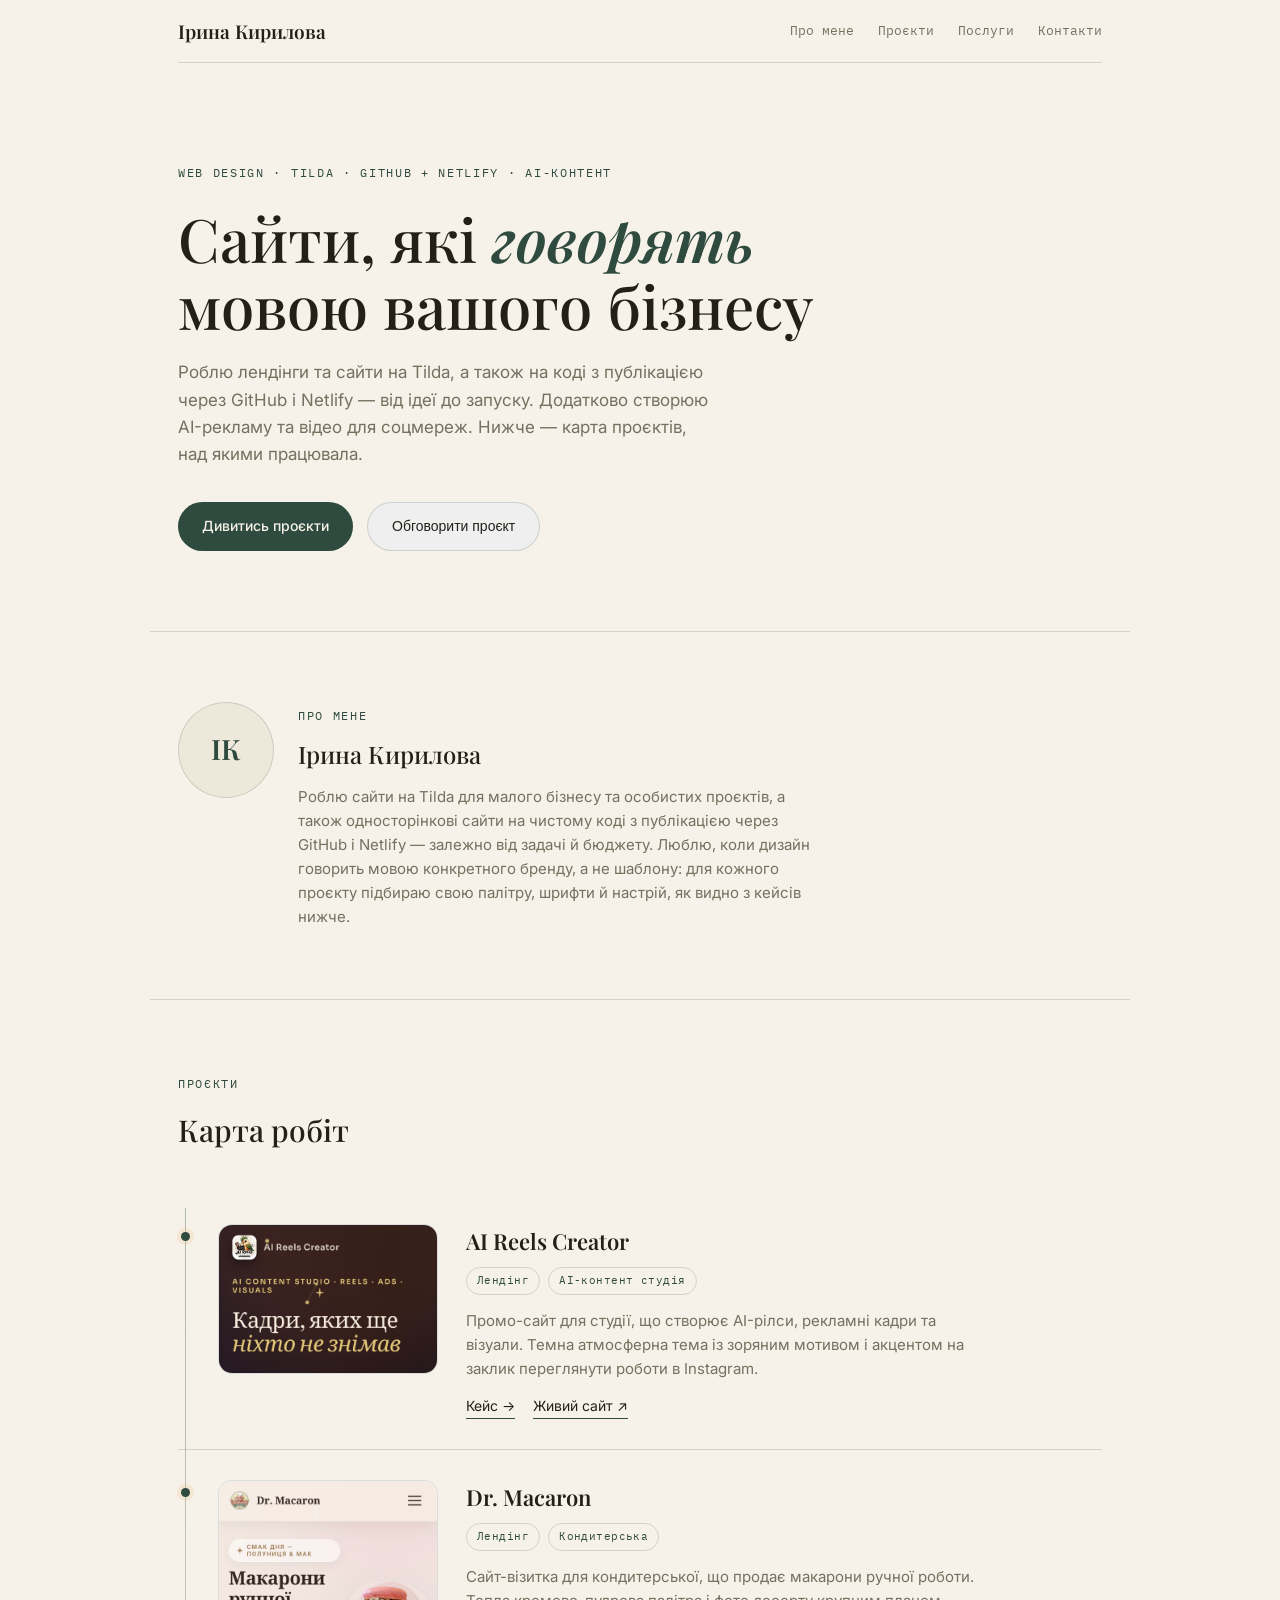
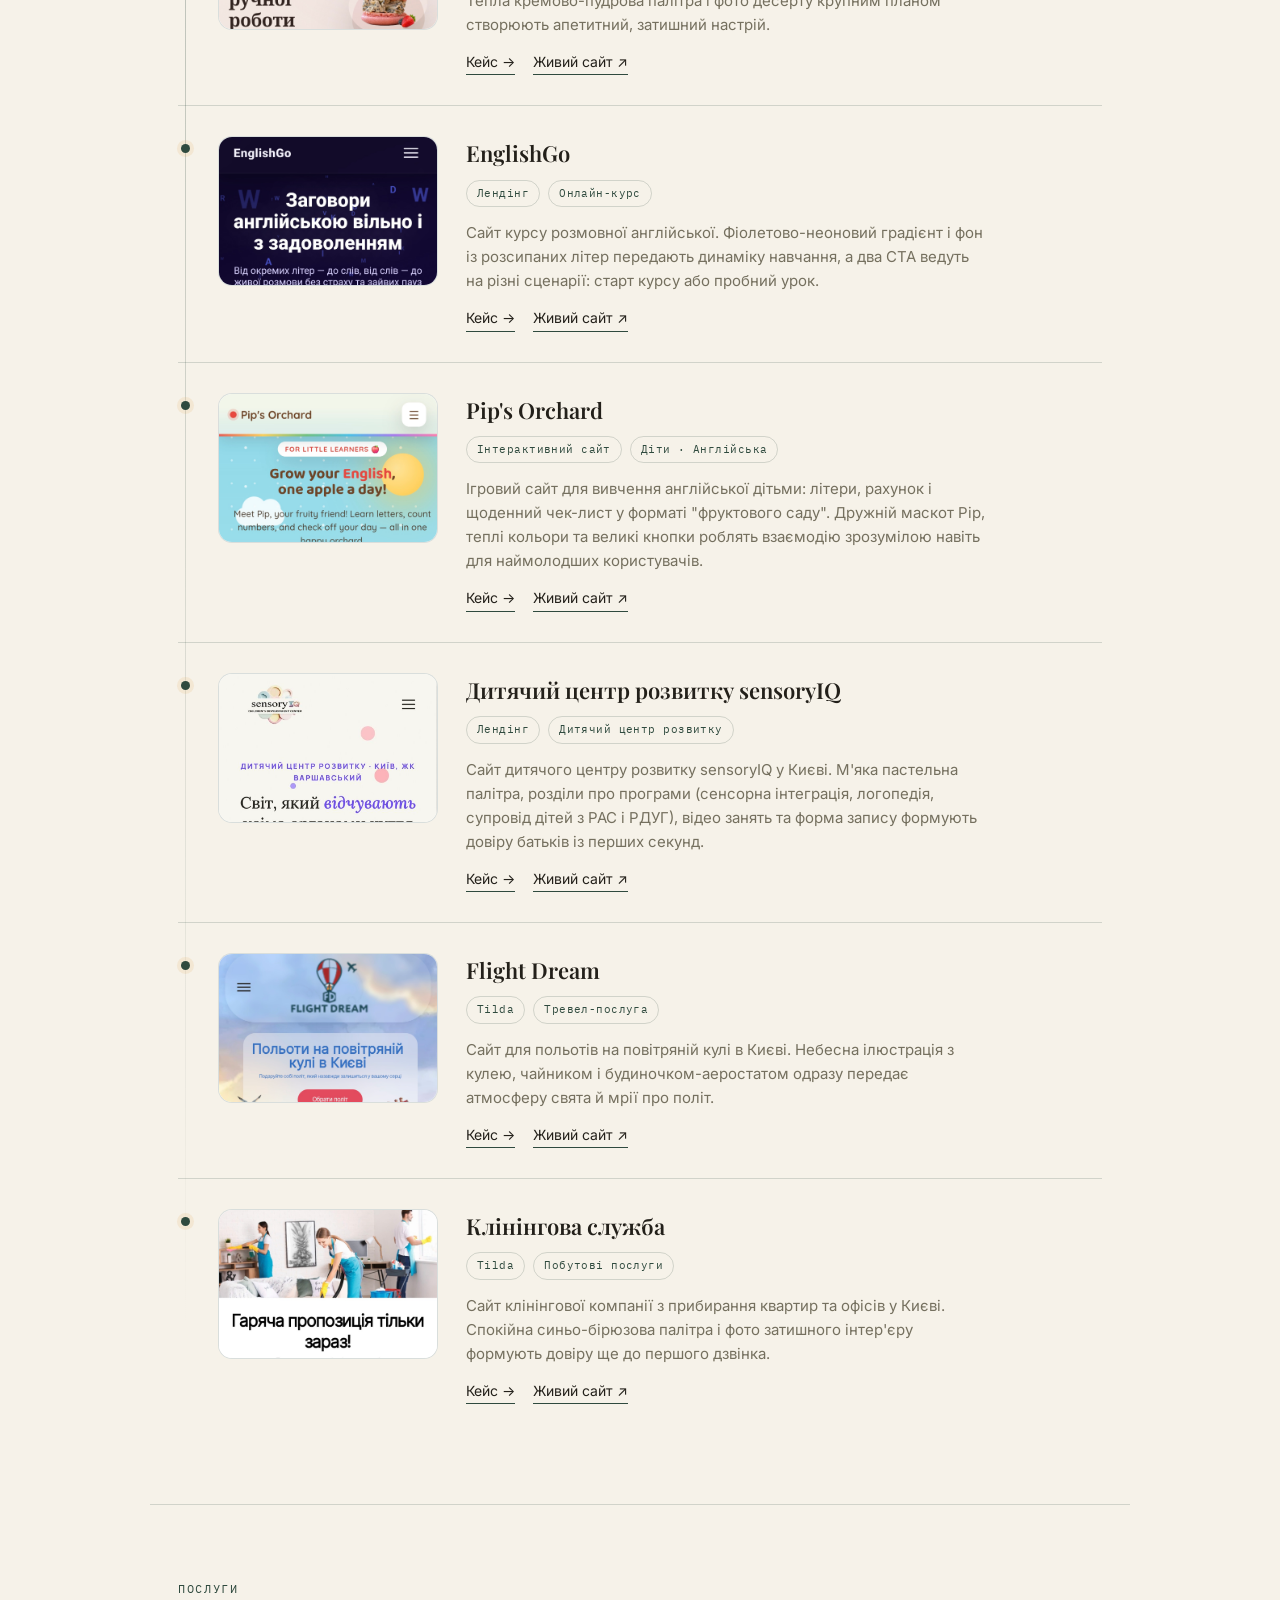
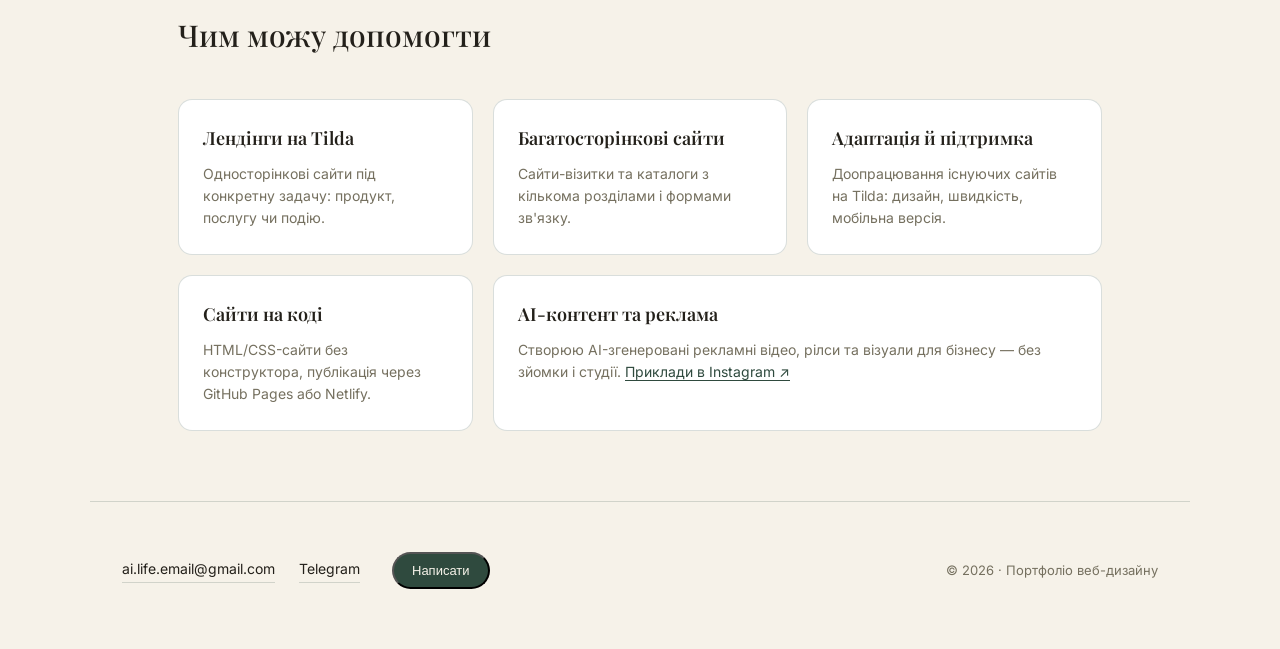
<file: index.html>
<!DOCTYPE html>
<html lang="uk">
<head>
<meta charset="UTF-8">
<meta name="viewport" content="width=device-width, initial-scale=1.0">
<title>Портфоліо — веб-дизайн і сайти на Tilda</title>
<meta name="description" content="Портфоліо сайтів: лендінги та сайти на Tilda для бізнесу.">
<link rel="stylesheet" href="style.css">
  <link rel="icon" type="image/svg+xml" href="assets/favicon.svg">
</head>
<body>

<header class="wrap">
  <div class="nav">
    <div class="nav-name">Ірина Кирилова</div>
    <div class="nav-links">
      <a href="#about">Про мене</a>
      <a href="#projects">Проєкти</a>
      <a href="#services">Послуги</a>
      <a href="#contact">Контакти</a>
    </div>
  </div>
</header>

<section class="wrap hero">
  <span class="eyebrow">Web design · Tilda · GitHub + Netlify · <span class="nowrap">AI-контент</span></span>
  <h1>Сайти, які <em>говорять</em><br>мовою вашого бізнесу</h1>
  <p class="lead">Роблю лендінги та сайти на Tilda, а також на коді з публікацією через GitHub і Netlify — від ідеї до запуску. Додатково створюю AI-рекламу та відео для соцмереж. Нижче — карта проєктів, над якими працювала.</p>
  <div class="btn-row">
    <a class="btn btn-primary" href="#projects">Дивитись проєкти</a>
    <button type="button" class="btn btn-ghost" onclick="openContactModal()">Обговорити проєкт</button>
  </div>
</section>

<section class="wrap section about-section" id="about">
  <div class="about-grid">
    <div class="about-avatar">ІК</div>
    <div>
      <span class="eyebrow">Про мене</span>
      <h2 class="about-name">Ірина Кирилова</h2>
      <p class="about-text">
        Роблю сайти на Tilda для малого бізнесу та особистих проєктів, а також односторінкові сайти
        на чистому коді з публікацією через GitHub і Netlify — залежно від задачі й бюджету.
        Люблю, коли дизайн говорить мовою конкретного бренду, а не шаблону: для кожного проєкту
        підбираю свою палітру, шрифти й настрій, як видно з кейсів нижче.
      </p>
    </div>
  </div>
</section>

<section class="wrap section" id="projects">
  <div class="section-head">
    <span class="eyebrow">Проєкти</span>
    <h2>Карта робіт</h2>
  </div>

  <div class="projects">

    <!-- Project 1: AI Reels Creator -->
    <div class="project-card">
      <div class="project-inner">
        <div class="project-thumb">
          <img src="assets/screenshots/ai-reels-creator-hero.jpg" alt="Головний екран сайту AI Reels Creator">
        </div>
        <div>
          <h3 class="project-title">AI Reels Creator</h3>
          <div class="tags">
            <span class="tag">Лендінг</span>
            <span class="tag">AI-контент студія</span>
          </div>
          <p class="project-desc">
            Промо-сайт для студії, що створює AI-рілси, рекламні кадри та візуали.
            Темна атмосферна тема із зоряним мотивом і акцентом на заклик переглянути роботи в Instagram.
          </p>
          <div class="project-links">
            <a href="cases/ai-reels-creator.html">Кейс →</a>
            <a href="https://new-ai-life.netlify.app" target="_blank" rel="noopener">Живий сайт ↗</a>
          </div>
        </div>
      </div>
    </div>

    <!-- Project 2: Dr. Macaron -->
    <div class="project-card">
      <div class="project-inner">
        <div class="project-thumb">
          <img src="assets/screenshots/dr-macaron-hero.jpg" alt="Головний екран сайту Dr. Macaron">
        </div>
        <div>
          <h3 class="project-title">Dr. Macaron</h3>
          <div class="tags">
            <span class="tag">Лендінг</span>
            <span class="tag">Кондитерська</span>
          </div>
          <p class="project-desc">
            Сайт-візитка для кондитерської, що продає макарони ручної роботи.
            Тепла кремово-пудрова палітра і фото десерту крупним планом створюють апетитний, затишний настрій.
          </p>
          <div class="project-links">
            <a href="cases/dr-macaron.html">Кейс →</a>
            <a href="https://dr-macaron.netlify.app" target="_blank" rel="noopener">Живий сайт ↗</a>
          </div>
        </div>
      </div>
    </div>

    <!-- Project 3: EnglishGo -->
    <div class="project-card">
      <div class="project-inner">
        <div class="project-thumb">
          <img src="assets/screenshots/englishgo-hero.jpg" alt="Головний екран сайту EnglishGo">
        </div>
        <div>
          <h3 class="project-title">EnglishGo</h3>
          <div class="tags">
            <span class="tag">Лендінг</span>
            <span class="tag">Онлайн-курс</span>
          </div>
          <p class="project-desc">
            Сайт курсу розмовної англійської. Фіолетово-неоновий градієнт і фон із розсипаних літер
            передають динаміку навчання, а два CTA ведуть на різні сценарії: старт курсу або пробний урок.
          </p>
          <div class="project-links">
            <a href="cases/englishgo.html">Кейс →</a>
            <a href="https://irinalotusdomino-jpg.github.io/englishcourse/index.html" target="_blank" rel="noopener">Живий сайт ↗</a>
          </div>
        </div>
      </div>
    </div>

    <!-- Project 4: Pip's Orchard (kids site) -->
    <div class="project-card">
      <div class="project-inner">
        <div class="project-thumb">
          <img src="assets/screenshots/pip-orchard-hero.jpg" alt="Головний екран сайту Pip's Orchard">
        </div>
        <div>
          <h3 class="project-title">Pip's Orchard</h3>
          <div class="tags">
            <span class="tag">Інтерактивний сайт</span>
            <span class="tag">Діти · Англійська</span>
          </div>
          <p class="project-desc">
            Ігровий сайт для вивчення англійської дітьми: літери, рахунок і щоденний чек-лист у форматі
            "фруктового саду". Дружній маскот Pip, теплі кольори та великі кнопки роблять взаємодію
            зрозумілою навіть для наймолодших користувачів.
          </p>
          <div class="project-links">
            <a href="cases/pip-orchard.html">Кейс →</a>
            <a href="https://irinalotusdomino-jpg.github.io/kids/" target="_blank" rel="noopener">Живий сайт ↗</a>
          </div>
        </div>
      </div>
    </div>

    <!-- Project 5: SensoryIQ -->
    <div class="project-card">
      <div class="project-inner">
        <div class="project-thumb">
          <img src="assets/screenshots/sensoryiq-hero.jpg" alt="Головний екран сайту дитячого центру розвитку sensoryIQ">
        </div>
        <div>
          <h3 class="project-title">Дитячий центр розвитку sensoryIQ</h3>
          <div class="tags">
            <span class="tag">Лендінг</span>
            <span class="tag">Дитячий центр розвитку</span>
          </div>
          <p class="project-desc">
            Сайт дитячого центру розвитку sensoryIQ у Києві. М'яка пастельна палітра, розділи про
            програми (сенсорна інтеграція, логопедія, супровід дітей з РАС і РДУГ), відео занять
            та форма запису формують довіру батьків із перших секунд.
          </p>
          <div class="project-links">
            <a href="cases/sensoryiq.html">Кейс →</a>
            <a href="https://sensoryiq.netlify.app/" target="_blank" rel="noopener">Живий сайт ↗</a>
          </div>
        </div>
      </div>
    </div>

    <!-- Project 6: Flight Dream -->
    <div class="project-card">
      <div class="project-inner">
        <div class="project-thumb">
          <img src="assets/screenshots/flight-dream-hero.jpg" alt="Головний екран сайту Flight Dream">
        </div>
        <div>
          <h3 class="project-title">Flight Dream</h3>
          <div class="tags">
            <span class="tag">Tilda</span>
            <span class="tag">Тревел-послуга</span>
          </div>
          <p class="project-desc">
            Сайт для польотів на повітряній кулі в Києві. Небесна ілюстрація з кулею, чайником і будиночком-аеростатом
            одразу передає атмосферу свята й мрії про політ.
          </p>
          <div class="project-links">
            <a href="cases/flight-dream.html">Кейс →</a>
            <a href="https://bravely-tall-yoga.tilda.ws/" target="_blank" rel="noopener">Живий сайт ↗</a>
          </div>
        </div>
      </div>
    </div>

    <!-- Project 7: Cleaning service -->
    <div class="project-card">
      <div class="project-inner">
        <div class="project-thumb">
          <img src="assets/screenshots/cleaning-hero.jpg" alt="Головний екран сайту клінінгової компанії">
        </div>
        <div>
          <h3 class="project-title">Клінінгова служба</h3>
          <div class="tags">
            <span class="tag">Tilda</span>
            <span class="tag">Побутові послуги</span>
          </div>
          <p class="project-desc">
            Сайт клінінгової компанії з прибирання квартир та офісів у Києві. Спокійна синьо-бірюзова
            палітра і фото затишного інтер'єру формують довіру ще до першого дзвінка.
          </p>
          <div class="project-links">
            <a href="cases/cleaning-service.html">Кейс →</a>
            <a href="https://bravely-tall-yoga.tilda.ws/clining" target="_blank" rel="noopener">Живий сайт ↗</a>
          </div>
        </div>
      </div>
    </div>

  </div>
</section>

<section class="wrap section" id="services">
  <div class="section-head">
    <span class="eyebrow">Послуги</span>
    <h2>Чим можу допомогти</h2>
  </div>
  <div class="services-grid">
    <div class="service">
      <h3>Лендінги на Tilda</h3>
      <p>Односторінкові сайти під конкретну задачу: продукт, послугу чи подію.</p>
    </div>
    <div class="service">
      <h3>Багатосторінкові сайти</h3>
      <p>Сайти-візитки та каталоги з кількома розділами і формами зв'язку.</p>
    </div>
    <div class="service">
      <h3>Адаптація й підтримка</h3>
      <p>Доопрацювання існуючих сайтів на Tilda: дизайн, швидкість, мобільна версія.</p>
    </div>
    <div class="service">
      <h3>Сайти на коді</h3>
      <p>HTML/CSS-сайти без конструктора, публікація через GitHub Pages або Netlify.</p>
    </div>
    <div class="service">
      <h3>AI-контент та реклама</h3>
      <p>
        Створюю AI-згенеровані рекламні відео, рілси та візуали для бізнесу — без зйомки і студії.
        <a href="https://www.instagram.com/new_ai_life?igsh=emFlcHRubjFsZ25m" target="_blank" rel="noopener" style="color:var(--accent-gold); text-decoration:none; border-bottom:1px solid var(--accent-gold);">Приклади в Instagram ↗</a>
      </p>
    </div>
  </div>
</section>

<footer class="wrap" id="contact">
  <div class="contacts">
    <a href="mailto:ai.life.email@gmail.com">ai.life.email@gmail.com</a>
    <a href="https://t.me/KyrylovaIryna" target="_blank" rel="noopener">Telegram</a>
    <button type="button" class="btn btn-primary" style="padding:9px 18px; font-size:13px;" onclick="openContactModal()">Написати</button>
  </div>
  <div class="copy">© 2026 · Портфоліо веб-дизайну</div>
</footer>

<!-- Contact modal -->
<div class="modal-overlay" id="contactModal" aria-hidden="true">
  <div class="modal-box" role="dialog" aria-modal="true" aria-labelledby="modalTitle">
    <button type="button" class="modal-close" onclick="closeContactModal()" aria-label="Закрити">&times;</button>
    <h3 id="modalTitle" class="modal-title">Обговорити проєкт</h3>
    <p class="modal-sub">Залиште контакти — відповім найближчим часом.</p>

    <form id="contactForm" novalidate>
      <div class="form-group">
        <label for="cf-name">Ім'я</label>
        <input type="text" id="cf-name" name="name" required autocomplete="name">
        <span class="field-error" id="err-name"></span>
      </div>
      <div class="form-group">
        <label for="cf-phone">Телефон</label>
        <input type="tel" id="cf-phone" name="phone" required autocomplete="tel" placeholder="+380 XX XXX XX XX">
        <span class="field-error" id="err-phone"></span>
      </div>
      <div class="form-group">
        <label for="cf-message">Про проєкт</label>
        <textarea id="cf-message" name="message" rows="4" placeholder="Коротко опишіть задачу"></textarea>
      </div>
      <button type="submit" class="btn btn-primary" id="cf-submit" style="width:100%; justify-content:center;">Відправити</button>
      <p class="form-status" id="cf-status" role="status"></p>
    </form>
  </div>
</div>

<script>
// ==== Форма → Telegram ====
// Форма надсилає дані на невеликий Cloudflare Worker (див. telegram-worker/),
// який пересилає їх у Telegram. Щоб перемкнути форму на іншу людину/бізнес —
// просто заміни значення TELEGRAM_ENDPOINT нижче.
const TELEGRAM_ENDPOINT = 'https://portfolio-contact-ua.irina-lotus-domino.workers.dev';

function openContactModal() {
  document.getElementById('contactModal').classList.add('open');
  document.body.style.overflow = 'hidden';
}
function closeContactModal() {
  document.getElementById('contactModal').classList.remove('open');
  document.body.style.overflow = '';
}
document.getElementById('contactModal').addEventListener('click', function(e) {
  if (e.target === this) closeContactModal();
});
document.addEventListener('keydown', function(e) {
  if (e.key === 'Escape') closeContactModal();
});

function isValidPhone(value) {
  const cleaned = value.replace(/[\s\-\(\)]/g, '');
  return /^(\+380\d{9}|0\d{9})$/.test(cleaned);
}

document.getElementById('contactForm').addEventListener('submit', async function(e) {
  e.preventDefault();

  const nameEl = document.getElementById('cf-name');
  const phoneEl = document.getElementById('cf-phone');
  const messageEl = document.getElementById('cf-message');
  const errName = document.getElementById('err-name');
  const errPhone = document.getElementById('err-phone');
  const statusEl = document.getElementById('cf-status');
  const submitBtn = document.getElementById('cf-submit');

  errName.textContent = '';
  errPhone.textContent = '';
  statusEl.textContent = '';
  statusEl.className = 'form-status';

  let valid = true;
  if (!nameEl.value.trim()) {
    errName.textContent = "Введіть ім'я";
    valid = false;
  }
  if (!isValidPhone(phoneEl.value.trim())) {
    errPhone.textContent = 'Введіть коректний номер, напр. +380971234567';
    valid = false;
  }
  if (!valid) return;

  submitBtn.disabled = true;
  submitBtn.textContent = 'Надсилаю…';

  const name = nameEl.value.trim();
  const phone = phoneEl.value.trim();
  const message = messageEl.value.trim();

  try {
    const res = await fetch(TELEGRAM_ENDPOINT, {
      method: 'POST',
      headers: { 'Content-Type': 'application/json' },
      body: JSON.stringify({ name: name, phone: phone, message: message })
    });
    if (res.ok) {
      statusEl.textContent = 'Дякую! Заявку надіслано, скоро зв\'яжусь.';
      statusEl.classList.add('success');
      document.getElementById('contactForm').reset();
      setTimeout(closeContactModal, 1800);
    } else {
      throw new Error('Request failed with status ' + res.status);
    }
  } catch (err) {
    statusEl.textContent = 'Не вдалося надіслати. Спробуйте ще раз або напишіть напряму в Telegram.';
    statusEl.classList.add('error');
  } finally {
    submitBtn.disabled = false;
    submitBtn.textContent = 'Відправити';
  }
});
</script>

<button type="button" class="scroll-top-btn" id="scrollTopBtn" aria-label="Нагору">
  <svg viewBox="0 0 24 24" fill="none" stroke="currentColor" stroke-width="2" stroke-linecap="round" stroke-linejoin="round"><path d="M18 15l-6-6-6 6"/></svg>
</button>

<script>
(function() {
  const btn = document.getElementById('scrollTopBtn');
  window.addEventListener('scroll', function() {
    if (window.scrollY > 500) btn.classList.add('visible');
    else btn.classList.remove('visible');
  });
  btn.addEventListener('click', function() {
    window.scrollTo({ top: 0, behavior: 'smooth' });
  });
})();
</script>

</body>
</html>
</file>
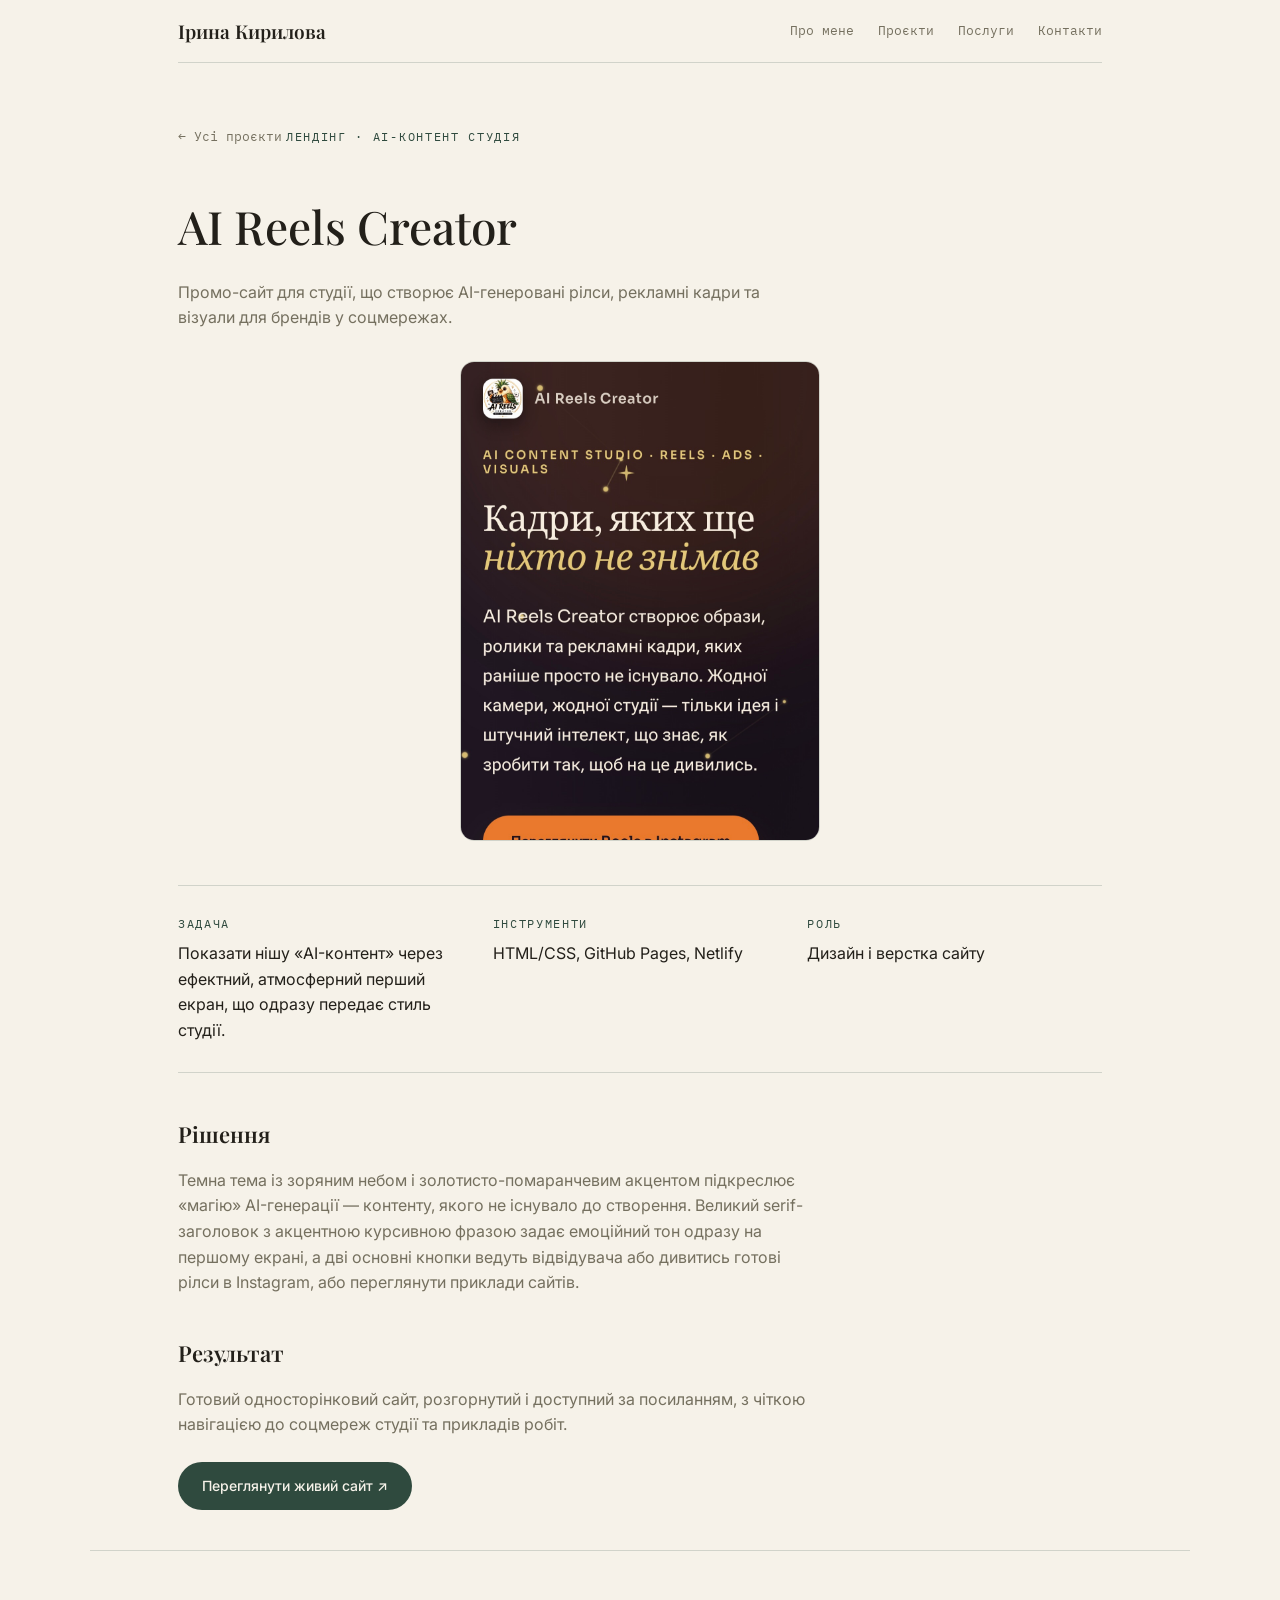
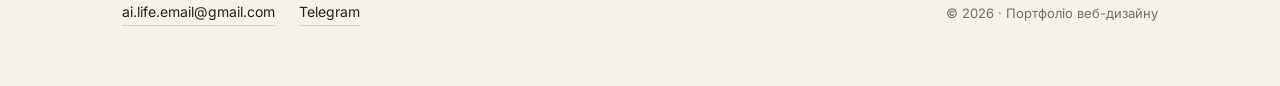
<file: cases/ai-reels-creator.html>
<!DOCTYPE html>
<html lang="uk">
<head>
<meta charset="UTF-8">
<meta name="viewport" content="width=device-width, initial-scale=1.0">
<title>Кейс: AI Reels Creator — Портфоліо</title>
<meta name="description" content="Кейс: лендінг для студії AI Reels Creator.">
<link rel="stylesheet" href="../style.css">
<link rel="icon" type="image/svg+xml" href="../assets/favicon.svg">
</head>
<body>

<header class="wrap">
  <div class="nav">
    <div class="nav-name">Ірина Кирилова</div>
    <div class="nav-links">
      <a href="../index.html#about">Про мене</a>
      <a href="../index.html#projects">Проєкти</a>
      <a href="../index.html#services">Послуги</a>
      <a href="../index.html#contact">Контакти</a>
    </div>
  </div>
</header>

<section class="wrap case-hero">
  <a class="case-back" href="../index.html#projects">← Усі проєкти</a>
  <span class="eyebrow">Лендінг · AI-контент студія</span>
  <h1>AI Reels Creator</h1>
  <p style="color:var(--text-muted); max-width:600px; font-size:16px;">
    Промо-сайт для студії, що створює AI-генеровані рілси, рекламні кадри та візуали для брендів у соцмережах.
  </p>

  <div class="case-cover">
    <img src="../assets/screenshots/ai-reels-creator-hero.jpg" alt="Головний екран сайту AI Reels Creator">
  </div>

  <div class="case-meta">
    <div>
      <span class="eyebrow">Задача</span>
      Показати нішу «AI-контент» через ефектний, атмосферний перший екран, що одразу передає стиль студії.
    </div>
    <div>
      <span class="eyebrow">Інструменти</span>
      HTML/CSS, GitHub Pages, Netlify
    </div>
    <div>
      <span class="eyebrow">Роль</span>
      Дизайн і верстка сайту
    </div>
  </div>

  <div class="case-body">
    <h2>Рішення</h2>
    <p>
      Темна тема із зоряним небом і золотисто-помаранчевим акцентом підкреслює «магію» AI-генерації —
      контенту, якого не існувало до створення. Великий serif-заголовок з акцентною курсивною фразою
      задає емоційний тон одразу на першому екрані, а дві основні кнопки ведуть відвідувача або
      дивитись готові рілси в Instagram, або переглянути приклади сайтів.
    </p>
    <h2>Результат</h2>
    <p>
      Готовий односторінковий сайт, розгорнутий і доступний за посиланням, з чіткою навігацією
      до соцмереж студії та прикладів робіт.
    </p>
    <div class="btn-row" style="margin-top:24px;">
      <a class="btn btn-primary" href="https://new-ai-life.netlify.app" target="_blank" rel="noopener">Переглянути живий сайт ↗</a>
    </div>
  </div>
</section>

<footer class="wrap">
  <div class="contacts">
    <a href="mailto:ai.life.email@gmail.com">ai.life.email@gmail.com</a>
    <a href="https://t.me/KyrylovaIryna" target="_blank" rel="noopener">Telegram</a>
  </div>
  <div class="copy">© 2026 · Портфоліо веб-дизайну</div>
</footer>

<button type="button" class="scroll-top-btn" id="scrollTopBtn" aria-label="Нагору">
  <svg viewBox="0 0 24 24" fill="none" stroke="currentColor" stroke-width="2" stroke-linecap="round" stroke-linejoin="round"><path d="M18 15l-6-6-6 6"/></svg>
</button>

<script>
(function() {
  const btn = document.getElementById('scrollTopBtn');
  window.addEventListener('scroll', function() {
    if (window.scrollY > 500) btn.classList.add('visible');
    else btn.classList.remove('visible');
  });
  btn.addEventListener('click', function() {
    window.scrollTo({ top: 0, behavior: 'smooth' });
  });
})();
</script>

</body>
</html>
</file>
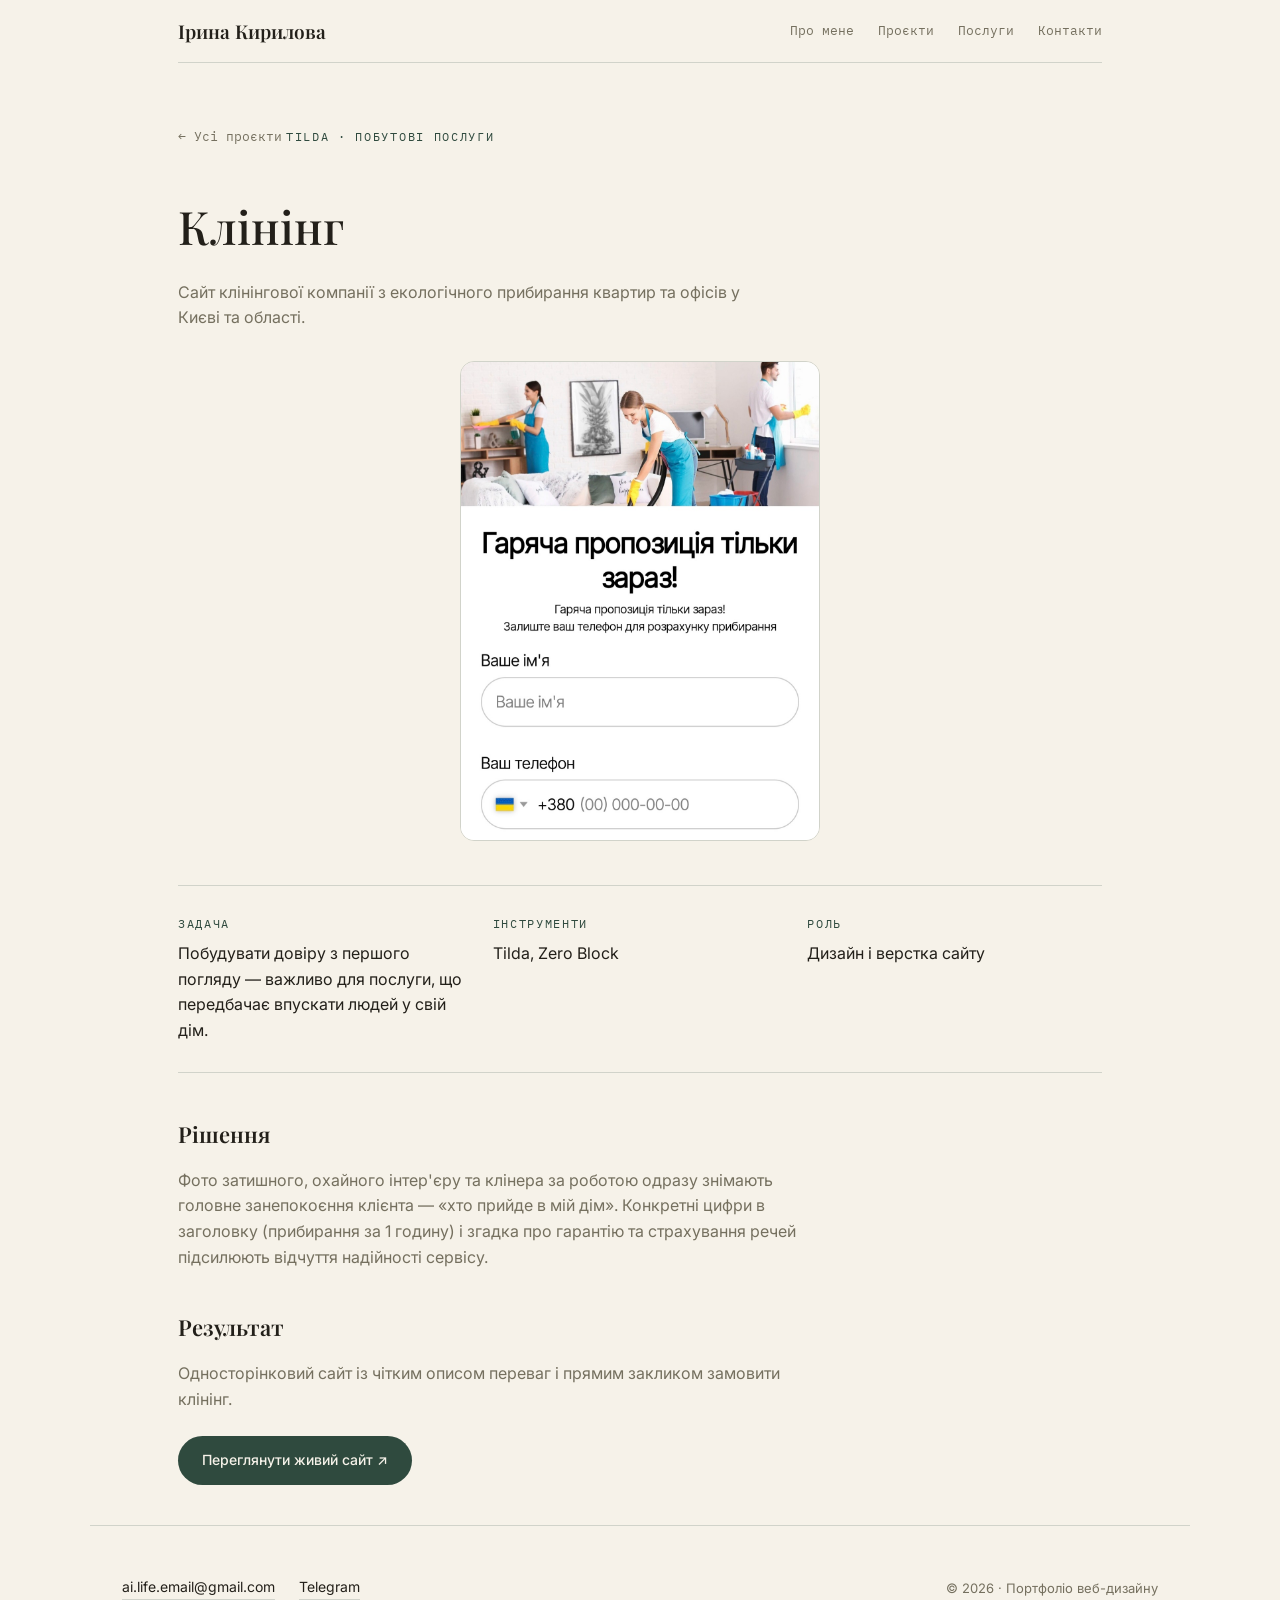
<file: cases/cleaning-service.html>
<!DOCTYPE html>
<html lang="uk">
<head>
<meta charset="UTF-8">
<meta name="viewport" content="width=device-width, initial-scale=1.0">
<title>Кейс: Клінінг — Портфоліо</title>
<meta name="description" content="Кейс: сайт клінінгової компанії на Tilda.">
<link rel="stylesheet" href="../style.css">
  <link rel="icon" type="image/svg+xml" href="../assets/favicon.svg">
</head>
<body>

<header class="wrap">
  <div class="nav">
    <div class="nav-name">Ірина Кирилова</div>
    <div class="nav-links">
      <a href="../index.html#about">Про мене</a>
      <a href="../index.html#projects">Проєкти</a>
      <a href="../index.html#services">Послуги</a>
      <a href="../index.html#contact">Контакти</a>
    </div>
  </div>
</header>

<section class="wrap case-hero">
  <a class="case-back" href="../index.html#projects">← Усі проєкти</a>
  <span class="eyebrow">Tilda · Побутові послуги</span>
  <h1>Клінінг</h1>
  <p style="color:var(--text-muted); max-width:600px; font-size:16px;">
    Сайт клінінгової компанії з екологічного прибирання квартир та офісів у Києві та області.
  </p>

  <div class="case-cover">
    <img src="../assets/screenshots/cleaning-hero.jpg" alt="Головний екран сайту клінінгової компанії">
  </div>

  <div class="case-meta">
    <div>
      <span class="eyebrow">Задача</span>
      Побудувати довіру з першого погляду — важливо для послуги, що передбачає впускати людей у свій дім.
    </div>
    <div>
      <span class="eyebrow">Інструменти</span>
      Tilda, Zero Block
    </div>
    <div>
      <span class="eyebrow">Роль</span>
      Дизайн і верстка сайту
    </div>
  </div>

  <div class="case-body">
    <h2>Рішення</h2>
    <p>
      Фото затишного, охайного інтер'єру та клінера за роботою одразу знімають головне занепокоєння
      клієнта — «хто прийде в мій дім». Конкретні цифри в заголовку (прибирання за 1 годину) і згадка
      про гарантію та страхування речей підсилюють відчуття надійності сервісу.
    </p>
    <h2>Результат</h2>
    <p>
      Односторінковий сайт із чітким описом переваг і прямим закликом замовити клінінг.
    </p>
    <div class="btn-row" style="margin-top:24px;">
      <a class="btn btn-primary" href="https://bravely-tall-yoga.tilda.ws/clining" target="_blank" rel="noopener">Переглянути живий сайт ↗</a>
    </div>
  </div>
</section>

<footer class="wrap">
  <div class="contacts">
    <a href="mailto:ai.life.email@gmail.com">ai.life.email@gmail.com</a>
    <a href="https://t.me/KyrylovaIryna" target="_blank" rel="noopener">Telegram</a>
  </div>
  <div class="copy">© 2026 · Портфоліо веб-дизайну</div>
</footer>

<button type="button" class="scroll-top-btn" id="scrollTopBtn" aria-label="Нагору">
  <svg viewBox="0 0 24 24" fill="none" stroke="currentColor" stroke-width="2" stroke-linecap="round" stroke-linejoin="round"><path d="M18 15l-6-6-6 6"/></svg>
</button>

<script>
(function() {
  const btn = document.getElementById('scrollTopBtn');
  window.addEventListener('scroll', function() {
    if (window.scrollY > 500) btn.classList.add('visible');
    else btn.classList.remove('visible');
  });
  btn.addEventListener('click', function() {
    window.scrollTo({ top: 0, behavior: 'smooth' });
  });
})();
</script>

</body>
</html>
</file>
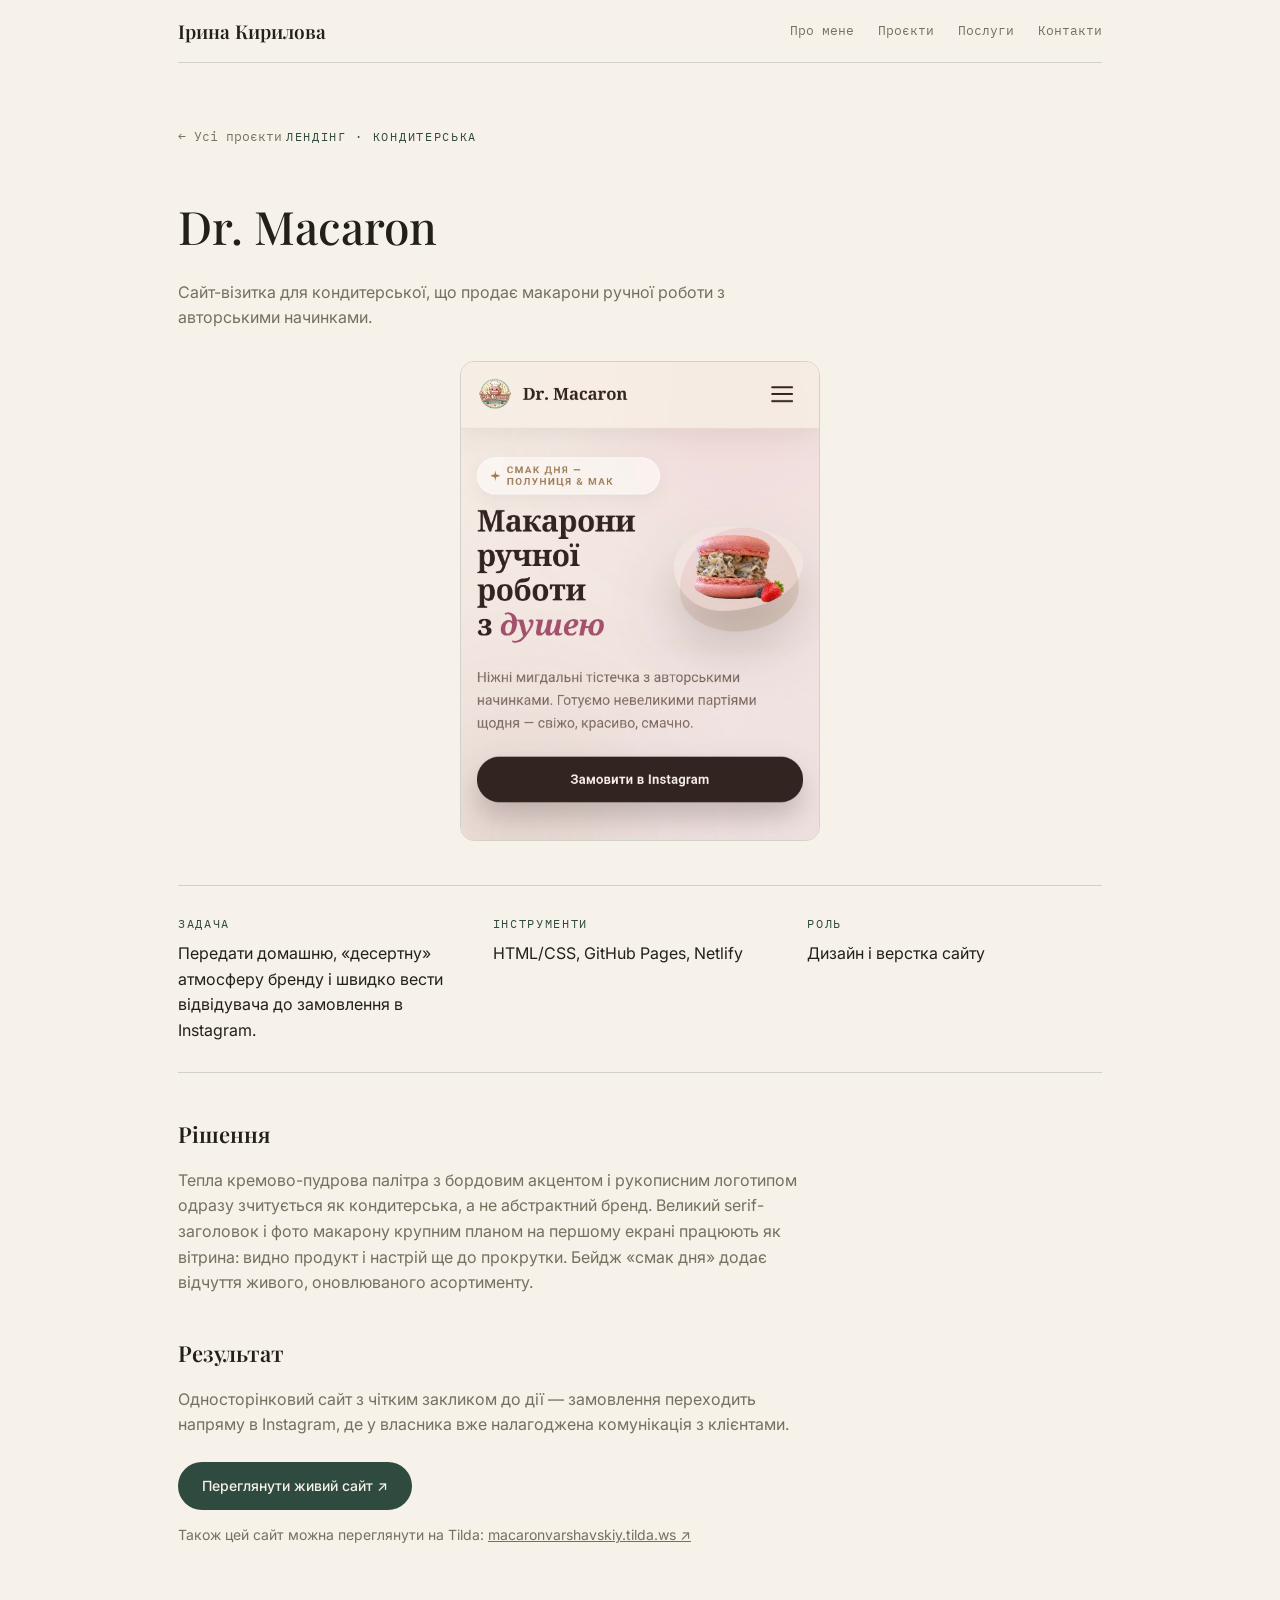
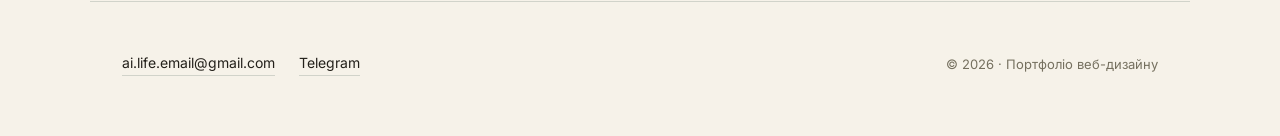
<file: cases/dr-macaron.html>
<!DOCTYPE html>
<html lang="uk">
<head>
<meta charset="UTF-8">
<meta name="viewport" content="width=device-width, initial-scale=1.0">
<title>Кейс: Dr. Macaron — Портфоліо</title>
<meta name="description" content="Кейс: лендінг для кондитерської Dr. Macaron.">
<link rel="stylesheet" href="../style.css">
  <link rel="icon" type="image/svg+xml" href="../assets/favicon.svg">
</head>
<body>

<header class="wrap">
  <div class="nav">
    <div class="nav-name">Ірина Кирилова</div>
    <div class="nav-links">
      <a href="../index.html#about">Про мене</a>
      <a href="../index.html#projects">Проєкти</a>
      <a href="../index.html#services">Послуги</a>
      <a href="../index.html#contact">Контакти</a>
    </div>
  </div>
</header>

<section class="wrap case-hero">
  <a class="case-back" href="../index.html#projects">← Усі проєкти</a>
  <span class="eyebrow">Лендінг · Кондитерська</span>
  <h1>Dr. Macaron</h1>
  <p style="color:var(--text-muted); max-width:600px; font-size:16px;">
    Сайт-візитка для кондитерської, що продає макарони ручної роботи з авторськими начинками.
  </p>

  <div class="case-cover">
    <img src="../assets/screenshots/dr-macaron-hero.jpg" alt="Головний екран сайту Dr. Macaron">
  </div>

  <div class="case-meta">
    <div>
      <span class="eyebrow">Задача</span>
      Передати домашню, «десертну» атмосферу бренду і швидко вести відвідувача до замовлення в Instagram.
    </div>
    <div>
      <span class="eyebrow">Інструменти</span>
      HTML/CSS, GitHub Pages, Netlify
    </div>
    <div>
      <span class="eyebrow">Роль</span>
      Дизайн і верстка сайту
    </div>
  </div>

  <div class="case-body">
    <h2>Рішення</h2>
    <p>
      Тепла кремово-пудрова палітра з бордовим акцентом і рукописним логотипом одразу зчитується як
      кондитерська, а не абстрактний бренд. Великий serif-заголовок і фото макарону крупним планом на
      першому екрані працюють як вітрина: видно продукт і настрій ще до прокрутки. Бейдж «смак дня»
      додає відчуття живого, оновлюваного асортименту.
    </p>
    <h2>Результат</h2>
    <p>
      Односторінковий сайт з чітким закликом до дії — замовлення переходить напряму в Instagram,
      де у власника вже налагоджена комунікація з клієнтами.
    </p>
    <div class="btn-row" style="margin-top:24px;">
      <a class="btn btn-primary" href="https://dr-macaron.netlify.app" target="_blank" rel="noopener">Переглянути живий сайт ↗</a>
    </div>
    <p style="color:var(--text-muted); font-size:14px; margin-top:14px;">
      Також цей сайт можна переглянути на Tilda: <a href="https://macaronvarshavskiy.tilda.ws/" target="_blank" rel="noopener">macaronvarshavskiy.tilda.ws ↗</a>
    </p>
  </div>
</section>

<footer class="wrap">
  <div class="contacts">
    <a href="mailto:ai.life.email@gmail.com">ai.life.email@gmail.com</a>
    <a href="https://t.me/KyrylovaIryna" target="_blank" rel="noopener">Telegram</a>
  </div>
  <div class="copy">© 2026 · Портфоліо веб-дизайну</div>
</footer>

<button type="button" class="scroll-top-btn" id="scrollTopBtn" aria-label="Нагору">
  <svg viewBox="0 0 24 24" fill="none" stroke="currentColor" stroke-width="2" stroke-linecap="round" stroke-linejoin="round"><path d="M18 15l-6-6-6 6"/></svg>
</button>

<script>
(function() {
  const btn = document.getElementById('scrollTopBtn');
  window.addEventListener('scroll', function() {
    if (window.scrollY > 500) btn.classList.add('visible');
    else btn.classList.remove('visible');
  });
  btn.addEventListener('click', function() {
    window.scrollTo({ top: 0, behavior: 'smooth' });
  });
})();
</script>

</body>
</html>
</file>
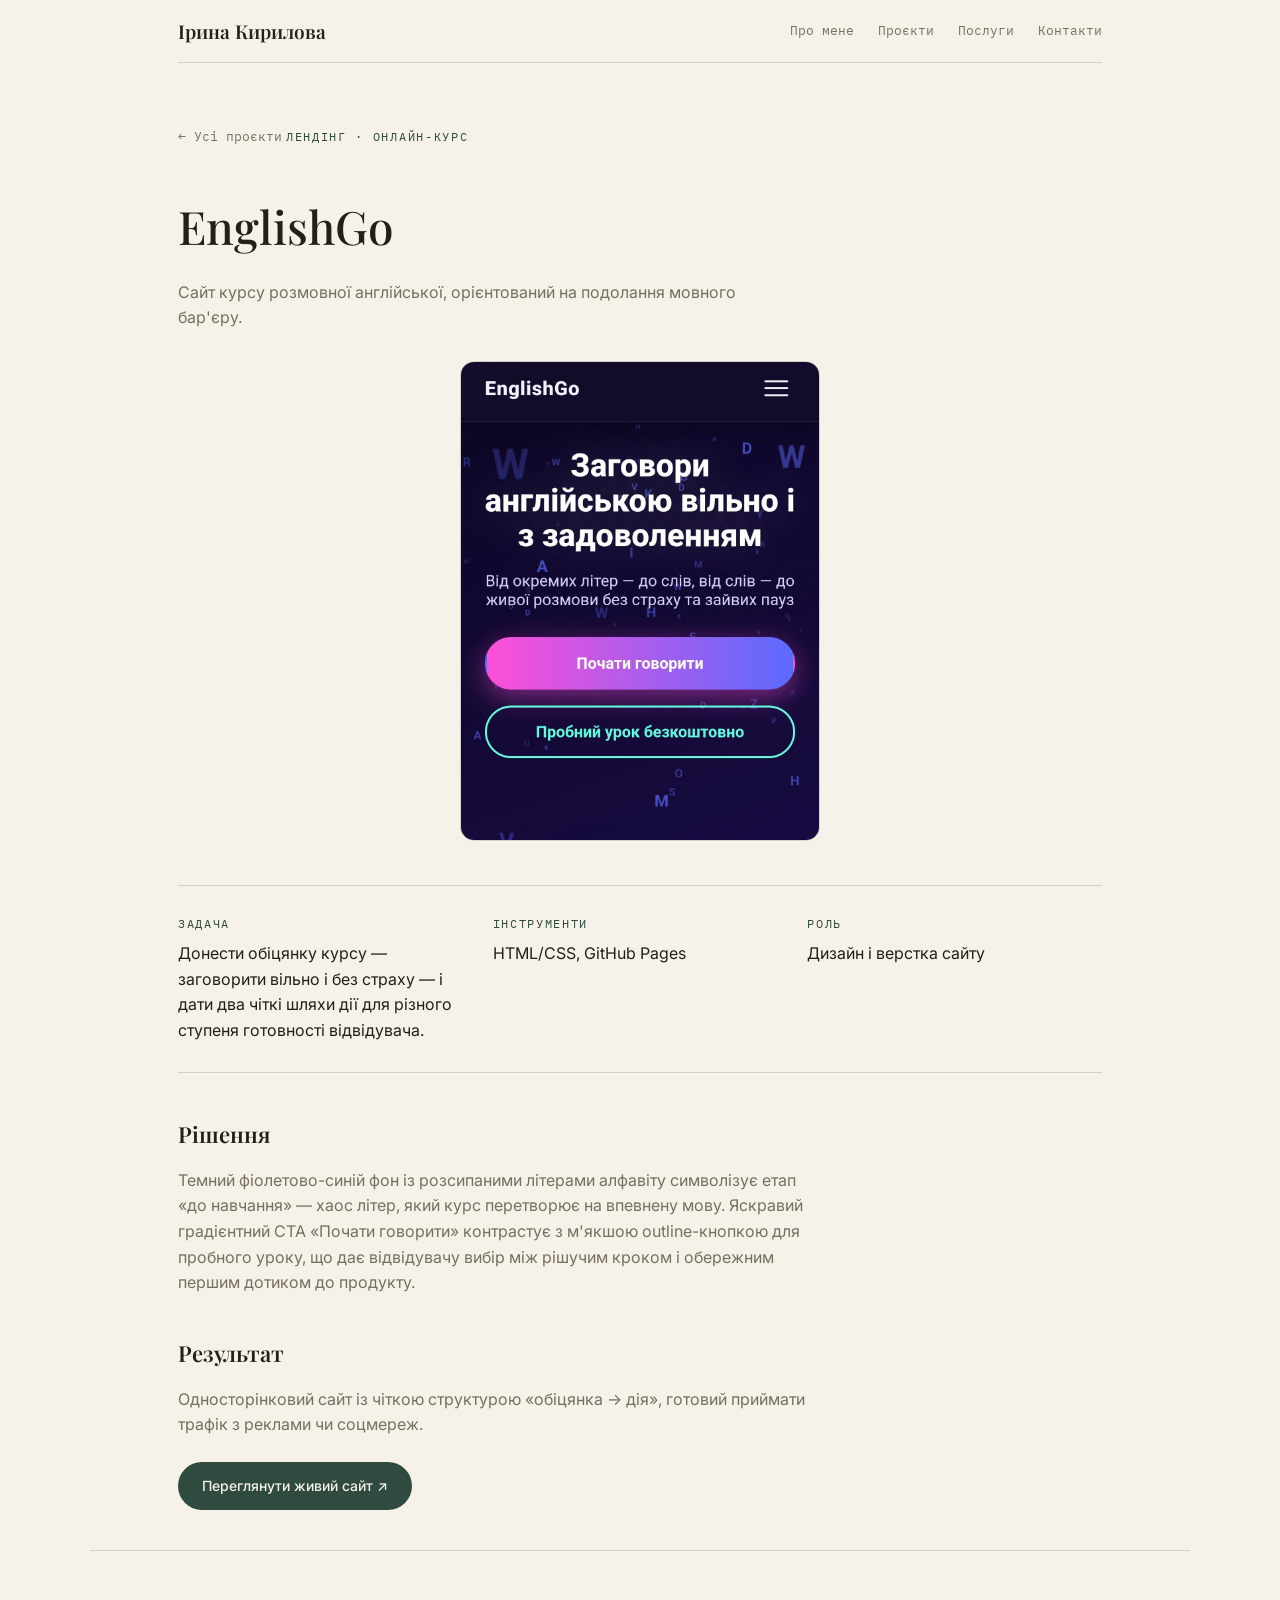
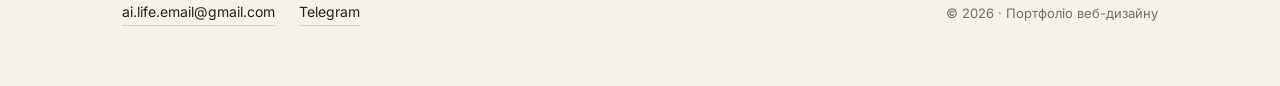
<file: cases/englishgo.html>
<!DOCTYPE html>
<html lang="uk">
<head>
<meta charset="UTF-8">
<meta name="viewport" content="width=device-width, initial-scale=1.0">
<title>Кейс: EnglishGo — Портфоліо</title>
<meta name="description" content="Кейс: лендінг курсу англійської мови EnglishGo.">
<link rel="stylesheet" href="../style.css">
  <link rel="icon" type="image/svg+xml" href="../assets/favicon.svg">
</head>
<body>

<header class="wrap">
  <div class="nav">
    <div class="nav-name">Ірина Кирилова</div>
    <div class="nav-links">
      <a href="../index.html#about">Про мене</a>
      <a href="../index.html#projects">Проєкти</a>
      <a href="../index.html#services">Послуги</a>
      <a href="../index.html#contact">Контакти</a>
    </div>
  </div>
</header>

<section class="wrap case-hero">
  <a class="case-back" href="../index.html#projects">← Усі проєкти</a>
  <span class="eyebrow">Лендінг · Онлайн-курс</span>
  <h1>EnglishGo</h1>
  <p style="color:var(--text-muted); max-width:600px; font-size:16px;">
    Сайт курсу розмовної англійської, орієнтований на подолання мовного бар'єру.
  </p>

  <div class="case-cover">
    <img src="../assets/screenshots/englishgo-hero.jpg" alt="Головний екран сайту EnglishGo">
  </div>

  <div class="case-meta">
    <div>
      <span class="eyebrow">Задача</span>
      Донести обіцянку курсу — заговорити вільно і без страху — і дати два чіткі шляхи дії для різного ступеня готовності відвідувача.
    </div>
    <div>
      <span class="eyebrow">Інструменти</span>
      HTML/CSS, GitHub Pages
    </div>
    <div>
      <span class="eyebrow">Роль</span>
      Дизайн і верстка сайту
    </div>
  </div>

  <div class="case-body">
    <h2>Рішення</h2>
    <p>
      Темний фіолетово-синій фон із розсипаними літерами алфавіту символізує етап «до навчання» —
      хаос літер, який курс перетворює на впевнену мову. Яскравий градієнтний CTA «Почати говорити»
      контрастує з м'якшою outline-кнопкою для пробного уроку, що дає відвідувачу вибір між рішучим
      кроком і обережним першим дотиком до продукту.
    </p>
    <h2>Результат</h2>
    <p>
      Односторінковий сайт із чіткою структурою «обіцянка → дія», готовий приймати трафік
      з реклами чи соцмереж.
    </p>
    <div class="btn-row" style="margin-top:24px;">
      <a class="btn btn-primary" href="https://irinalotusdomino-jpg.github.io/englishcourse/index.html" target="_blank" rel="noopener">Переглянути живий сайт ↗</a>
    </div>
  </div>
</section>

<footer class="wrap">
  <div class="contacts">
    <a href="mailto:ai.life.email@gmail.com">ai.life.email@gmail.com</a>
    <a href="https://t.me/KyrylovaIryna" target="_blank" rel="noopener">Telegram</a>
  </div>
  <div class="copy">© 2026 · Портфоліо веб-дизайну</div>
</footer>

<button type="button" class="scroll-top-btn" id="scrollTopBtn" aria-label="Нагору">
  <svg viewBox="0 0 24 24" fill="none" stroke="currentColor" stroke-width="2" stroke-linecap="round" stroke-linejoin="round"><path d="M18 15l-6-6-6 6"/></svg>
</button>

<script>
(function() {
  const btn = document.getElementById('scrollTopBtn');
  window.addEventListener('scroll', function() {
    if (window.scrollY > 500) btn.classList.add('visible');
    else btn.classList.remove('visible');
  });
  btn.addEventListener('click', function() {
    window.scrollTo({ top: 0, behavior: 'smooth' });
  });
})();
</script>

</body>
</html>
</file>
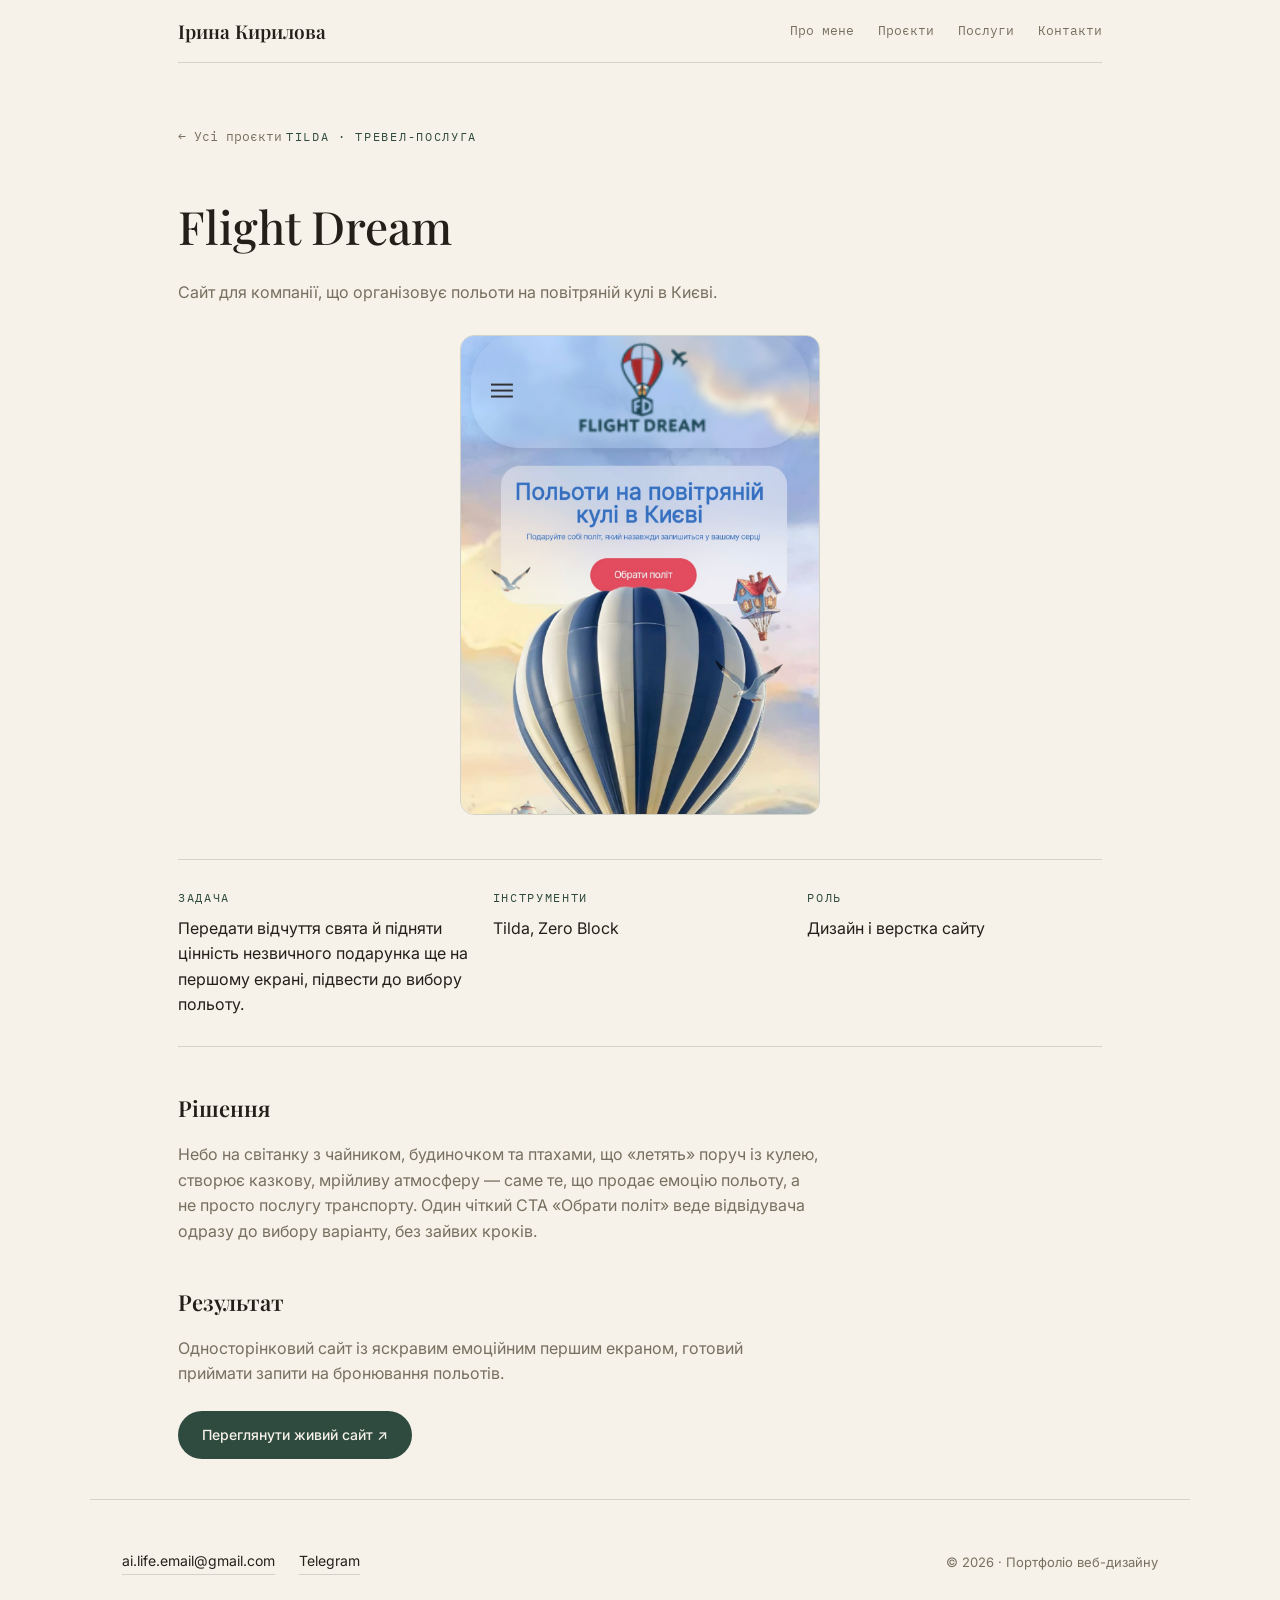
<file: cases/flight-dream.html>
<!DOCTYPE html>
<html lang="uk">
<head>
<meta charset="UTF-8">
<meta name="viewport" content="width=device-width, initial-scale=1.0">
<title>Кейс: Flight Dream — Портфоліо</title>
<meta name="description" content="Кейс: сайт польотів на повітряній кулі Flight Dream на Tilda.">
<link rel="stylesheet" href="../style.css">
  <link rel="icon" type="image/svg+xml" href="../assets/favicon.svg">
</head>
<body>

<header class="wrap">
  <div class="nav">
    <div class="nav-name">Ірина Кирилова</div>
    <div class="nav-links">
      <a href="../index.html#about">Про мене</a>
      <a href="../index.html#projects">Проєкти</a>
      <a href="../index.html#services">Послуги</a>
      <a href="../index.html#contact">Контакти</a>
    </div>
  </div>
</header>

<section class="wrap case-hero">
  <a class="case-back" href="../index.html#projects">← Усі проєкти</a>
  <span class="eyebrow">Tilda · Тревел-послуга</span>
  <h1>Flight Dream</h1>
  <p style="color:var(--text-muted); max-width:600px; font-size:16px;">
    Сайт для компанії, що організовує польоти на повітряній кулі в Києві.
  </p>

  <div class="case-cover">
    <img src="../assets/screenshots/flight-dream-hero.jpg" alt="Головний екран сайту Flight Dream">
  </div>

  <div class="case-meta">
    <div>
      <span class="eyebrow">Задача</span>
      Передати відчуття свята й підняти цінність незвичного подарунка ще на першому екрані, підвести до вибору польоту.
    </div>
    <div>
      <span class="eyebrow">Інструменти</span>
      Tilda, Zero Block
    </div>
    <div>
      <span class="eyebrow">Роль</span>
      Дизайн і верстка сайту
    </div>
  </div>

  <div class="case-body">
    <h2>Рішення</h2>
    <p>
      Небо на світанку з чайником, будиночком та птахами, що «летять» поруч із кулею, створює казкову,
      мрійливу атмосферу — саме те, що продає емоцію польоту, а не просто послугу транспорту. Один
      чіткий CTA «Обрати політ» веде відвідувача одразу до вибору варіанту, без зайвих кроків.
    </p>
    <h2>Результат</h2>
    <p>
      Односторінковий сайт із яскравим емоційним першим екраном, готовий приймати запити на бронювання польотів.
    </p>
    <div class="btn-row" style="margin-top:24px;">
      <a class="btn btn-primary" href="https://bravely-tall-yoga.tilda.ws/" target="_blank" rel="noopener">Переглянути живий сайт ↗</a>
    </div>
  </div>
</section>

<footer class="wrap">
  <div class="contacts">
    <a href="mailto:ai.life.email@gmail.com">ai.life.email@gmail.com</a>
    <a href="https://t.me/KyrylovaIryna" target="_blank" rel="noopener">Telegram</a>
  </div>
  <div class="copy">© 2026 · Портфоліо веб-дизайну</div>
</footer>

<button type="button" class="scroll-top-btn" id="scrollTopBtn" aria-label="Нагору">
  <svg viewBox="0 0 24 24" fill="none" stroke="currentColor" stroke-width="2" stroke-linecap="round" stroke-linejoin="round"><path d="M18 15l-6-6-6 6"/></svg>
</button>

<script>
(function() {
  const btn = document.getElementById('scrollTopBtn');
  window.addEventListener('scroll', function() {
    if (window.scrollY > 500) btn.classList.add('visible');
    else btn.classList.remove('visible');
  });
  btn.addEventListener('click', function() {
    window.scrollTo({ top: 0, behavior: 'smooth' });
  });
})();
</script>

</body>
</html>
</file>
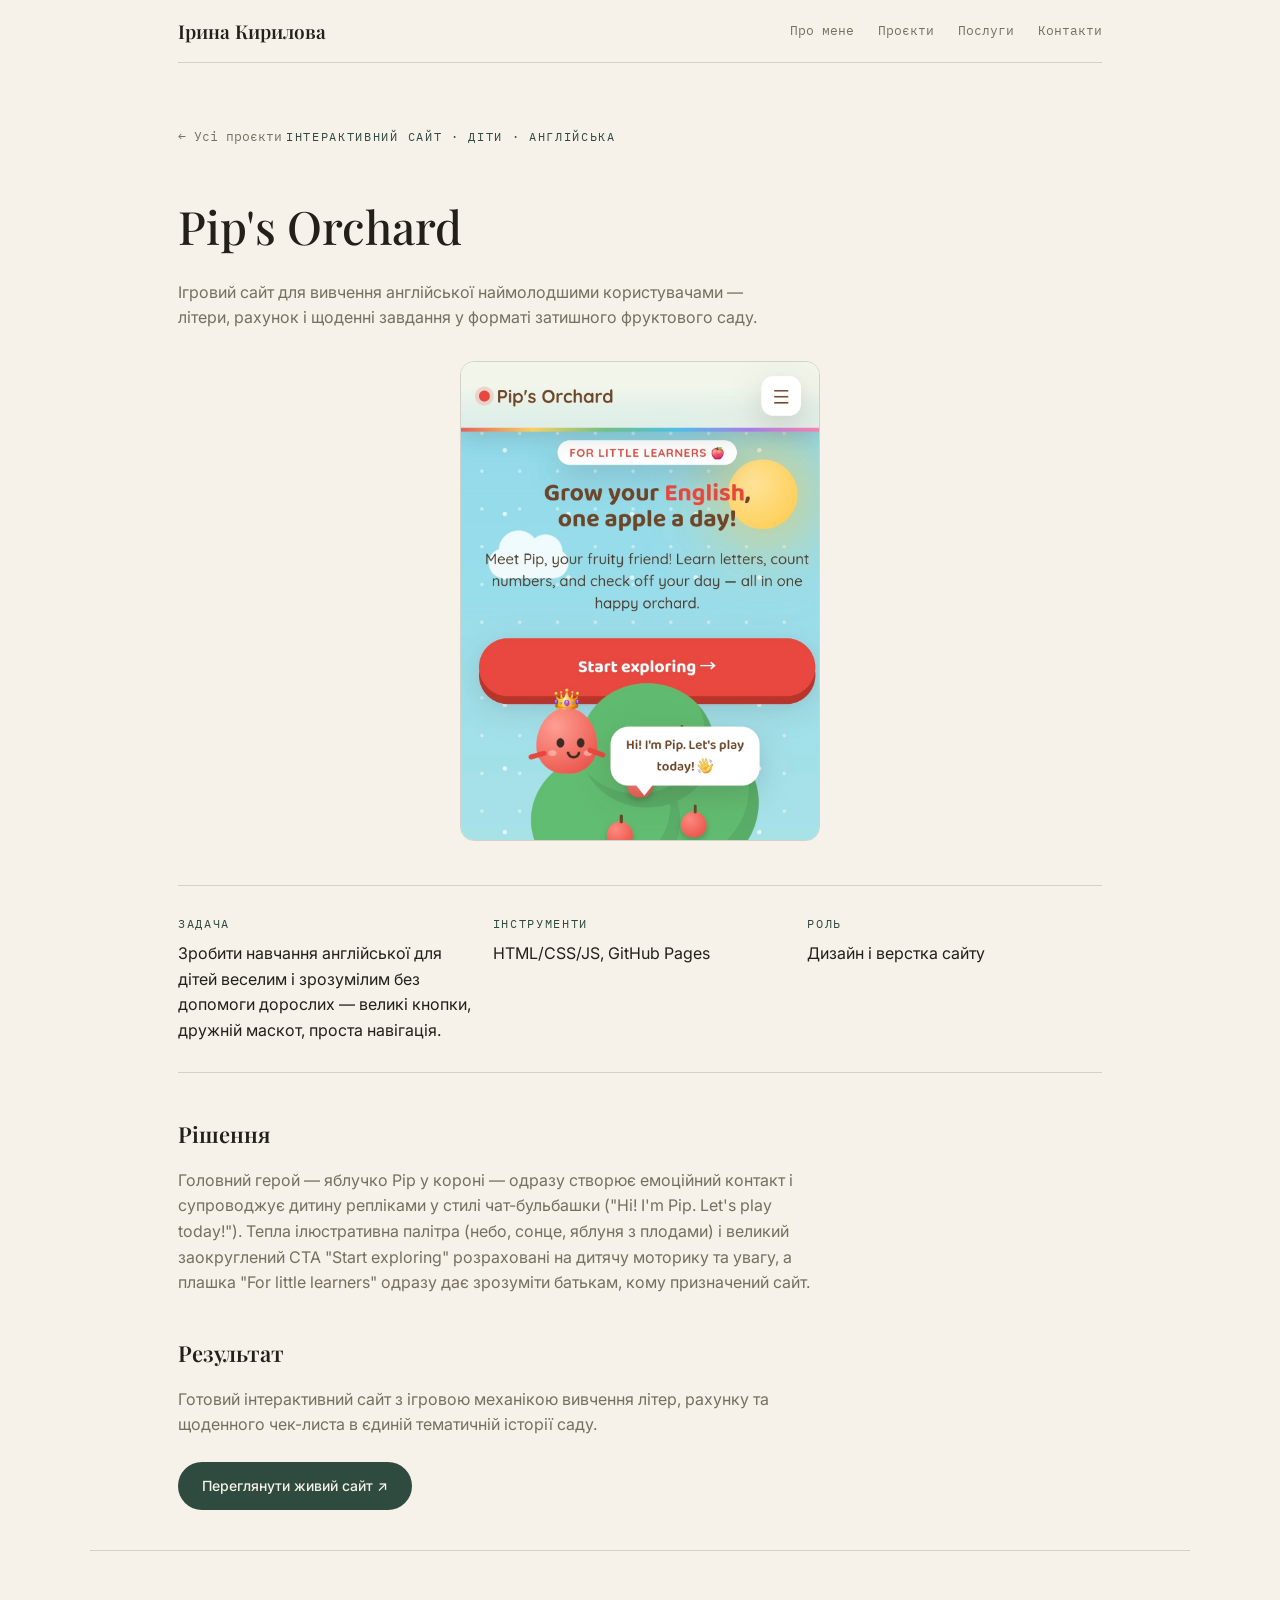
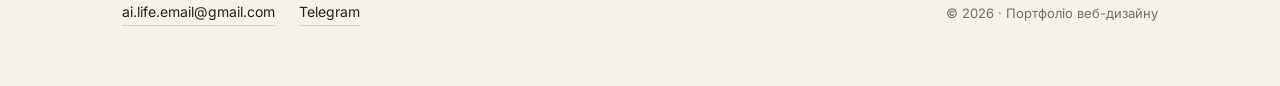
<file: cases/pip-orchard.html>
<!DOCTYPE html>
<html lang="uk">
<head>
<meta charset="UTF-8">
<meta name="viewport" content="width=device-width, initial-scale=1.0">
<title>Кейс: Pip's Orchard — Портфоліо</title>
<meta name="description" content="Кейс: інтерактивний сайт для вивчення англійської дітьми.">
<link rel="stylesheet" href="../style.css">
  <link rel="icon" type="image/svg+xml" href="../assets/favicon.svg">
</head>
<body>

<header class="wrap">
  <div class="nav">
    <div class="nav-name">Ірина Кирилова</div>
    <div class="nav-links">
      <a href="../index.html#about">Про мене</a>
      <a href="../index.html#projects">Проєкти</a>
      <a href="../index.html#services">Послуги</a>
      <a href="../index.html#contact">Контакти</a>
    </div>
  </div>
</header>

<section class="wrap case-hero">
  <a class="case-back" href="../index.html#projects">← Усі проєкти</a>
  <span class="eyebrow">Інтерактивний сайт · Діти · Англійська</span>
  <h1>Pip's Orchard</h1>
  <p style="color:var(--text-muted); max-width:600px; font-size:16px;">
    Ігровий сайт для вивчення англійської наймолодшими користувачами — літери, рахунок і щоденні завдання
    у форматі затишного фруктового саду.
  </p>

  <div class="case-cover">
    <img src="../assets/screenshots/pip-orchard-hero.jpg" alt="Головний екран сайту Pip's Orchard">
  </div>

  <div class="case-meta">
    <div>
      <span class="eyebrow">Задача</span>
      Зробити навчання англійської для дітей веселим і зрозумілим без допомоги дорослих — великі кнопки, дружній маскот, проста навігація.
    </div>
    <div>
      <span class="eyebrow">Інструменти</span>
      HTML/CSS/JS, GitHub Pages
    </div>
    <div>
      <span class="eyebrow">Роль</span>
      Дизайн і верстка сайту
    </div>
  </div>

  <div class="case-body">
    <h2>Рішення</h2>
    <p>
      Головний герой — яблучко Pip у короні — одразу створює емоційний контакт і супроводжує дитину
      репліками у стилі чат-бульбашки ("Hi! I'm Pip. Let's play today!"). Тепла ілюстративна палітра
      (небо, сонце, яблуня з плодами) і великий заокруглений CTA "Start exploring" розраховані на дитячу
      моторику та увагу, а плашка "For little learners" одразу дає зрозуміти батькам, кому призначений сайт.
    </p>
    <h2>Результат</h2>
    <p>
      Готовий інтерактивний сайт з ігровою механікою вивчення літер, рахунку та щоденного чек-листа
      в єдиній тематичній історії саду.
    </p>
    <div class="btn-row" style="margin-top:24px;">
      <a class="btn btn-primary" href="https://irinalotusdomino-jpg.github.io/kids/" target="_blank" rel="noopener">Переглянути живий сайт ↗</a>
    </div>
  </div>
</section>

<footer class="wrap">
  <div class="contacts">
    <a href="mailto:ai.life.email@gmail.com">ai.life.email@gmail.com</a>
    <a href="https://t.me/KyrylovaIryna" target="_blank" rel="noopener">Telegram</a>
  </div>
  <div class="copy">© 2026 · Портфоліо веб-дизайну</div>
</footer>

<button type="button" class="scroll-top-btn" id="scrollTopBtn" aria-label="Нагору">
  <svg viewBox="0 0 24 24" fill="none" stroke="currentColor" stroke-width="2" stroke-linecap="round" stroke-linejoin="round"><path d="M18 15l-6-6-6 6"/></svg>
</button>

<script>
(function() {
  const btn = document.getElementById('scrollTopBtn');
  window.addEventListener('scroll', function() {
    if (window.scrollY > 500) btn.classList.add('visible');
    else btn.classList.remove('visible');
  });
  btn.addEventListener('click', function() {
    window.scrollTo({ top: 0, behavior: 'smooth' });
  });
})();
</script>

</body>
</html>
</file>
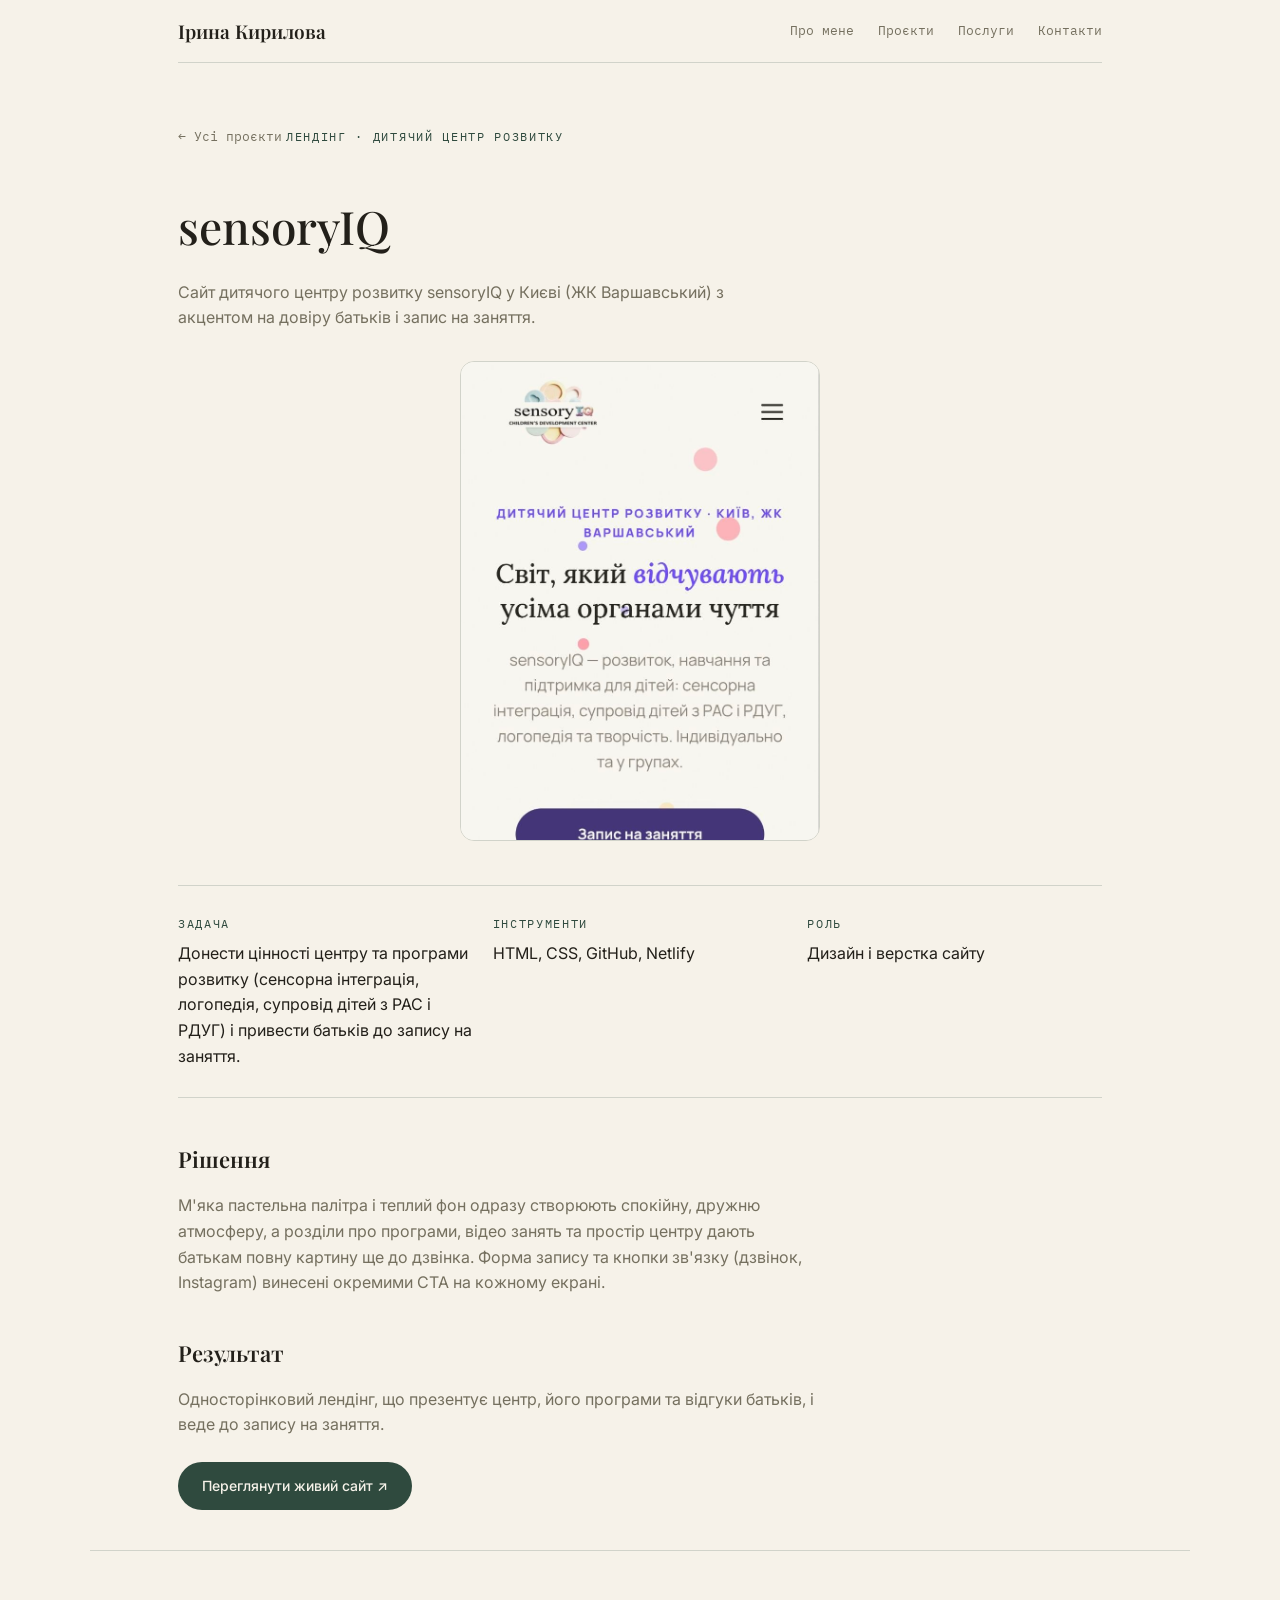
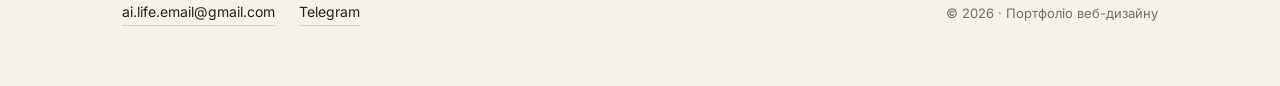
<file: cases/sensoryiq.html>
<!DOCTYPE html>
<html lang="uk">
<head>
<meta charset="UTF-8">
<meta name="viewport" content="width=device-width, initial-scale=1.0">
<title>Кейс: sensoryIQ — Портфоліо</title>
<meta name="description" content="Кейс: лендінг дитячого центру розвитку sensoryIQ у Києві.">
<link rel="stylesheet" href="../style.css">
  <link rel="icon" type="image/svg+xml" href="../assets/favicon.svg">
</head>
<body>

<header class="wrap">
  <div class="nav">
    <div class="nav-name">Ірина Кирилова</div>
    <div class="nav-links">
      <a href="../index.html#about">Про мене</a>
      <a href="../index.html#projects">Проєкти</a>
      <a href="../index.html#services">Послуги</a>
      <a href="../index.html#contact">Контакти</a>
    </div>
  </div>
</header>

<section class="wrap case-hero">
  <a class="case-back" href="../index.html#projects">← Усі проєкти</a>
  <span class="eyebrow">Лендінг · Дитячий центр розвитку</span>
  <h1>sensoryIQ</h1>
  <p style="color:var(--text-muted); max-width:600px; font-size:16px;">
    Сайт дитячого центру розвитку sensoryIQ у Києві (ЖК Варшавський) з акцентом на довіру батьків і запис на заняття.
  </p>

  <div class="case-cover">
    <img src="../assets/screenshots/sensoryiq-hero.jpg" alt="Головний екран сайту дитячого центру розвитку sensoryIQ">
  </div>

  <div class="case-meta">
    <div>
      <span class="eyebrow">Задача</span>
      Донести цінності центру та програми розвитку (сенсорна інтеграція, логопедія, супровід дітей з РАС і РДУГ) і привести батьків до запису на заняття.
    </div>
    <div>
      <span class="eyebrow">Інструменти</span>
      HTML, CSS, GitHub, Netlify
    </div>
    <div>
      <span class="eyebrow">Роль</span>
      Дизайн і верстка сайту
    </div>
  </div>

  <div class="case-body">
    <h2>Рішення</h2>
    <p>
      М'яка пастельна палітра і теплий фон одразу створюють спокійну, дружню атмосферу, а розділи
      про програми, відео занять та простір центру дають батькам повну картину ще до дзвінка.
      Форма запису та кнопки зв'язку (дзвінок, Instagram) винесені окремими CTA на кожному екрані.
    </p>
    <h2>Результат</h2>
    <p>
      Односторінковий лендінг, що презентує центр, його програми та відгуки батьків, і веде до запису на заняття.
    </p>
    <div class="btn-row" style="margin-top:24px;">
      <a class="btn btn-primary" href="https://sensoryiq.netlify.app/" target="_blank" rel="noopener">Переглянути живий сайт ↗</a>
    </div>
  </div>
</section>

<footer class="wrap">
  <div class="contacts">
    <a href="mailto:ai.life.email@gmail.com">ai.life.email@gmail.com</a>
    <a href="https://t.me/KyrylovaIryna" target="_blank" rel="noopener">Telegram</a>
  </div>
  <div class="copy">© 2026 · Портфоліо веб-дизайну</div>
</footer>

<button type="button" class="scroll-top-btn" id="scrollTopBtn" aria-label="Нагору">
  <svg viewBox="0 0 24 24" fill="none" stroke="currentColor" stroke-width="2" stroke-linecap="round" stroke-linejoin="round"><path d="M18 15l-6-6-6 6"/></svg>
</button>

<script>
(function() {
  const btn = document.getElementById('scrollTopBtn');
  window.addEventListener('scroll', function() {
    if (window.scrollY > 500) btn.classList.add('visible');
    else btn.classList.remove('visible');
  });
  btn.addEventListener('click', function() {
    window.scrollTo({ top: 0, behavior: 'smooth' });
  });
})();
</script>

</body>
</html>
</file>
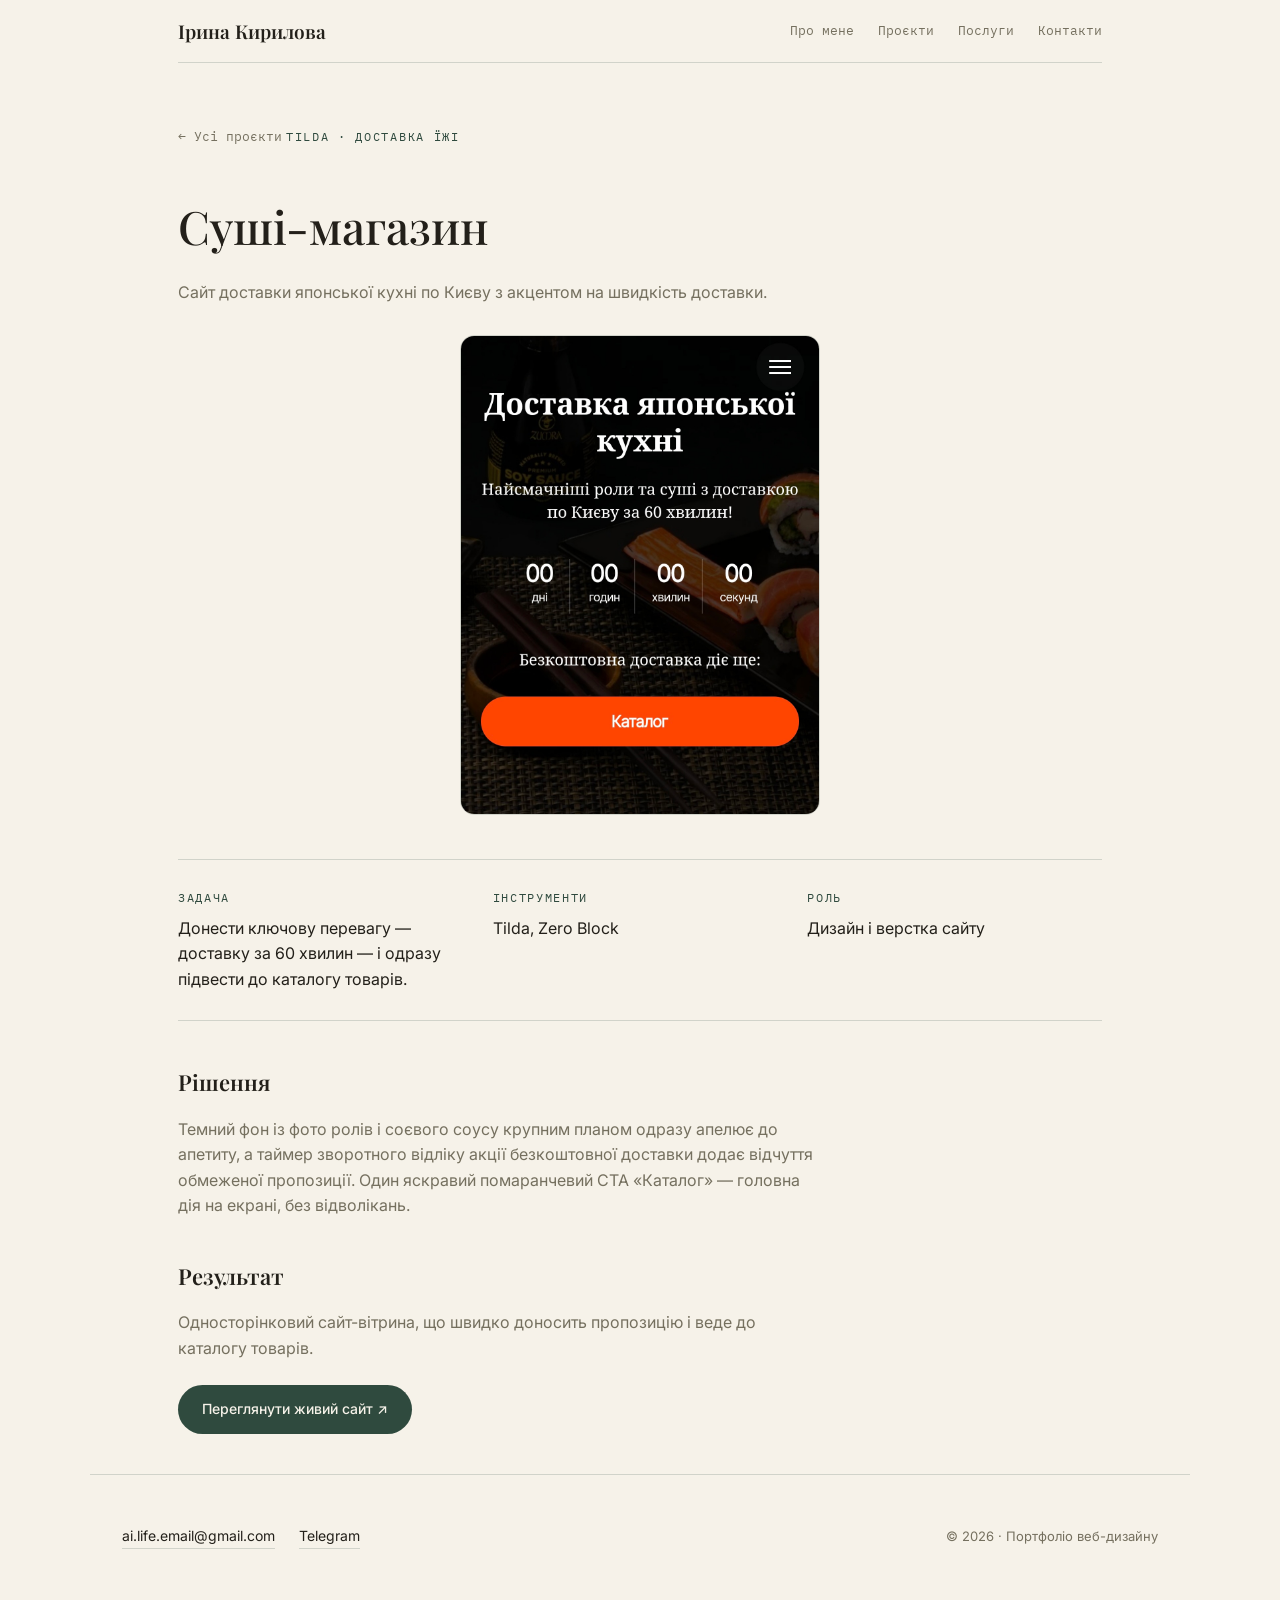
<file: cases/sushi-delivery.html>
<!DOCTYPE html>
<html lang="uk">
<head>
<meta charset="UTF-8">
<meta name="viewport" content="width=device-width, initial-scale=1.0">
<title>Кейс: Суші-магазин — Портфоліо</title>
<meta name="description" content="Кейс: сайт доставки японської кухні на Tilda.">
<link rel="stylesheet" href="../style.css">
  <link rel="icon" type="image/svg+xml" href="../assets/favicon.svg">
</head>
<body>

<header class="wrap">
  <div class="nav">
    <div class="nav-name">Ірина Кирилова</div>
    <div class="nav-links">
      <a href="../index.html#about">Про мене</a>
      <a href="../index.html#projects">Проєкти</a>
      <a href="../index.html#services">Послуги</a>
      <a href="../index.html#contact">Контакти</a>
    </div>
  </div>
</header>

<section class="wrap case-hero">
  <a class="case-back" href="../index.html#projects">← Усі проєкти</a>
  <span class="eyebrow">Tilda · Доставка їжі</span>
  <h1>Суші-магазин</h1>
  <p style="color:var(--text-muted); max-width:600px; font-size:16px;">
    Сайт доставки японської кухні по Києву з акцентом на швидкість доставки.
  </p>

  <div class="case-cover">
    <img src="../assets/screenshots/sushi-hero.jpg" alt="Головний екран сайту доставки суші">
  </div>

  <div class="case-meta">
    <div>
      <span class="eyebrow">Задача</span>
      Донести ключову перевагу — доставку за 60 хвилин — і одразу підвести до каталогу товарів.
    </div>
    <div>
      <span class="eyebrow">Інструменти</span>
      Tilda, Zero Block
    </div>
    <div>
      <span class="eyebrow">Роль</span>
      Дизайн і верстка сайту
    </div>
  </div>

  <div class="case-body">
    <h2>Рішення</h2>
    <p>
      Темний фон із фото ролів і соєвого соусу крупним планом одразу апелює до апетиту, а таймер
      зворотного відліку акції безкоштовної доставки додає відчуття обмеженої пропозиції. Один
      яскравий помаранчевий CTA «Каталог» — головна дія на екрані, без відволікань.
    </p>
    <h2>Результат</h2>
    <p>
      Односторінковий сайт-вітрина, що швидко доносить пропозицію і веде до каталогу товарів.
    </p>
    <div class="btn-row" style="margin-top:24px;">
      <a class="btn btn-primary" href="https://bravely-tall-yoga.tilda.ws/sushi" target="_blank" rel="noopener">Переглянути живий сайт ↗</a>
    </div>
  </div>
</section>

<footer class="wrap">
  <div class="contacts">
    <a href="mailto:ai.life.email@gmail.com">ai.life.email@gmail.com</a>
    <a href="https://t.me/KyrylovaIryna" target="_blank" rel="noopener">Telegram</a>
  </div>
  <div class="copy">© 2026 · Портфоліо веб-дизайну</div>
</footer>

<button type="button" class="scroll-top-btn" id="scrollTopBtn" aria-label="Нагору">
  <svg viewBox="0 0 24 24" fill="none" stroke="currentColor" stroke-width="2" stroke-linecap="round" stroke-linejoin="round"><path d="M18 15l-6-6-6 6"/></svg>
</button>

<script>
(function() {
  const btn = document.getElementById('scrollTopBtn');
  window.addEventListener('scroll', function() {
    if (window.scrollY > 500) btn.classList.add('visible');
    else btn.classList.remove('visible');
  });
  btn.addEventListener('click', function() {
    window.scrollTo({ top: 0, behavior: 'smooth' });
  });
})();
</script>

</body>
</html>
</file>
<file: style.css>
@import url('https://fonts.googleapis.com/css2?family=Playfair+Display:ital,wght@0,500;0,600;1,500;1,600&family=Inter:wght@400;500;600&family=IBM+Plex+Mono:wght@400;500&display=swap');

:root {
  --bg: #f6f2e9;
  --surface: #ffffff;
  --surface-2: #eee8db;
  --accent-gold: #2f4a3e;
  --accent-coral: #1e332b;
  --text: #23201a;
  --text-muted: #75705f;
  --line: rgba(47, 74, 62, 0.18);
  --radius: 14px;
}

* { box-sizing: border-box; }

html { scroll-behavior: smooth; }

body {
  margin: 0;
  background: var(--bg);
  color: var(--text);
  font-family: 'Inter', sans-serif;
  line-height: 1.6;
  -webkit-font-smoothing: antialiased;
}

body::before {
  content: '';
  position: fixed;
  inset: 0;
  pointer-events: none;
  z-index: 0;
}

a { color: inherit; }

.wrap {
  max-width: 980px;
  margin: 0 auto;
  padding: 0 28px;
  position: relative;
  z-index: 1;
}

.eyebrow {
  font-family: 'IBM Plex Mono', monospace;
  font-size: 12px;
  letter-spacing: 0.14em;
  text-transform: uppercase;
  color: var(--accent-gold);
}

/* ---------- Header ---------- */
header {
  padding-top: 28px;
}
.nav {
  display: flex;
  justify-content: space-between;
  align-items: center;
  padding: 16px 0;
  border-bottom: 1px solid var(--line);
}
.nav-name {
  font-family: 'Playfair Display', serif;
  font-size: 19px;
  font-weight: 600;
}
.nav-links {
  display: flex;
  gap: 24px;
  font-family: 'IBM Plex Mono', monospace;
  font-size: 13px;
  color: var(--text-muted);
}
.nav-links a { text-decoration: none; }
.nav-links a:hover { color: var(--accent-gold); }

/* ---------- Hero ---------- */
.hero {
  padding-top: 96px;
  padding-bottom: 80px;
  position: relative;
}
.hero-line {
  position: absolute;
  top: 0;
  right: -40px;
  width: 340px;
  height: 340px;
  opacity: 0.5;
  pointer-events: none;
}
.hero h1 {
  font-family: 'Playfair Display', serif;
  font-weight: 500;
  font-size: clamp(38px, 6vw, 60px);
  line-height: 1.12;
  margin: 20px 0 6px;
  max-width: 720px;
}
.hero h1 em {
  font-style: italic;
  font-weight: 600;
  color: var(--accent-gold);
}
.hero p.lead {
  max-width: 540px;
  color: var(--text-muted);
  font-size: 17px;
  margin: 20px 0 34px;
}
.btn-row { display: flex; gap: 14px; flex-wrap: wrap; }
.btn {
  display: inline-flex;
  align-items: center;
  gap: 8px;
  padding: 13px 24px;
  border-radius: 999px;
  font-size: 14px;
  font-weight: 500;
  text-decoration: none;
  transition: transform 0.15s ease, opacity 0.15s ease;
}
.btn:hover { transform: translateY(-1px); }
.btn-primary {
  background: var(--accent-gold);
  color: var(--bg);
}
.btn-ghost {
  border: 1px solid var(--line);
  color: var(--text);
}
.btn-ghost:hover { border-color: var(--accent-gold); }

.nowrap { white-space: nowrap; }

/* ---------- About ---------- */
.about-section { border-top: none; padding-top: 0; }
.about-grid {
  display: grid;
  grid-template-columns: 96px 1fr;
  gap: 24px;
  align-items: start;
}
.about-avatar {
  width: 96px;
  height: 96px;
  border-radius: 50%;
  background: var(--surface-2);
  border: 1px solid var(--line);
  display: flex;
  align-items: center;
  justify-content: center;
  font-family: 'Playfair Display', serif;
  font-size: 28px;
  font-weight: 600;
  color: var(--accent-gold);
  flex-shrink: 0;
}
.about-name {
  font-family: 'Playfair Display', serif;
  font-weight: 500;
  font-size: 24px;
  margin: 8px 0 12px;
}
.about-text {
  color: var(--text-muted);
  font-size: 15px;
  max-width: 520px;
  margin: 0;
}

/* ---------- Section headings ---------- */
.section { padding-top: 70px; padding-bottom: 70px; border-top: 1px solid var(--line); }
.section-head { margin-bottom: 40px; }
.section-head h2 {
  font-family: 'Playfair Display', serif;
  font-weight: 500;
  font-size: 30px;
  margin: 10px 0 0;
}

/* ---------- Project list (constellation) ---------- */
.projects {
  position: relative;
  display: flex;
  flex-direction: column;
  gap: 0;
}
.projects::before {
  content: '';
  position: absolute;
  left: 7px;
  top: 14px;
  bottom: 14px;
  width: 1px;
  background: linear-gradient(to bottom, var(--accent-gold), transparent 95%);
  opacity: 0.35;
}
.project-card {
  position: relative;
  padding: 30px 0 30px 40px;
  border-bottom: 1px solid var(--line);
}
.project-card:last-child { border-bottom: none; }
.project-card::before {
  content: '';
  position: absolute;
  left: 3px;
  top: 38px;
  width: 9px;
  height: 9px;
  border-radius: 50%;
  background: var(--accent-gold);
  box-shadow: 0 0 0 4px rgba(227,167,91,0.15);
}
.project-inner {
  display: grid;
  grid-template-columns: 220px 1fr;
  gap: 28px;
  align-items: start;
}
.project-thumb {
  width: 220px;
  height: 150px;
  border-radius: var(--radius);
  overflow: hidden;
  background: var(--surface);
  border: 1px solid var(--line);
}
.project-thumb img {
  width: 100%;
  height: 100%;
  object-fit: cover;
  object-position: top;
  display: block;
}
.project-thumb.placeholder {
  display: flex;
  align-items: center;
  justify-content: center;
  color: var(--text-muted);
  font-family: 'IBM Plex Mono', monospace;
  font-size: 12px;
  text-align: center;
  padding: 12px;
}
.project-title {
  font-family: 'Playfair Display', serif;
  font-size: 22px;
  font-weight: 600;
  margin: 0 0 8px;
}
.project-desc {
  color: var(--text-muted);
  font-size: 15px;
  margin: 0 0 14px;
  max-width: 520px;
}
.tags { display: flex; gap: 8px; flex-wrap: wrap; margin-bottom: 14px; }
.tag {
  font-family: 'IBM Plex Mono', monospace;
  font-size: 11px;
  letter-spacing: 0.04em;
  padding: 4px 10px;
  border-radius: 999px;
  border: 1px solid var(--line);
  color: var(--accent-gold);
}
.project-links { display: flex; gap: 18px; font-size: 14px; }
.project-links a {
  text-decoration: none;
  color: var(--text);
  border-bottom: 1px solid var(--accent-gold);
  padding-bottom: 1px;
}
.project-links a:hover { color: var(--accent-gold); }
.status-badge {
  font-family: 'IBM Plex Mono', monospace;
  font-size: 11px;
  color: var(--text-muted);
}

/* ---------- Services ---------- */
.services-grid {
  display: grid;
  grid-template-columns: repeat(3, 1fr);
  gap: 20px;
}
.service:last-child { grid-column: span 2; }
.service {
  background: var(--surface);
  border: 1px solid var(--line);
  border-radius: var(--radius);
  padding: 24px;
}
.service h3 {
  font-family: 'Playfair Display', serif;
  font-size: 18px;
  font-weight: 600;
  margin: 0 0 10px;
}
.service p {
  color: var(--text-muted);
  font-size: 14px;
  margin: 0;
}

/* ---------- Footer ---------- */
footer.wrap {
  max-width: 1100px;
  padding: 50px 32px 60px;
  border-top: 1px solid var(--line);
  display: flex;
  justify-content: space-between;
  align-items: center;
  flex-wrap: wrap;
  gap: 20px;
}
footer .contacts { display: flex; gap: 24px; font-size: 14px; align-items: center; flex-wrap: wrap; }
footer .contacts a { text-decoration: none; border-bottom: 1px solid var(--line); padding-bottom: 1px; cursor: pointer; }
footer .contacts a:hover,
footer .contacts a:active { border-color: var(--accent-gold); color: var(--accent-gold); }
footer .contacts .btn { margin-left: 8px; }
footer .copy { color: var(--text-muted); font-size: 13px; }

/* ---------- Case page ---------- */
.case-hero { padding-top: 60px; padding-bottom: 40px; }
.case-back {
  font-family: 'IBM Plex Mono', monospace;
  font-size: 13px;
  color: var(--text-muted);
  text-decoration: none;
  display: inline-block;
  margin-bottom: 28px;
}
.case-back:hover { color: var(--accent-gold); }
.case-hero h1 {
  font-family: 'Playfair Display', serif;
  font-weight: 500;
  font-size: clamp(32px, 5vw, 46px);
  margin: 14px 0;
}
.case-cover {
  width: 100%;
  max-width: 360px;
  height: 480px;
  margin-left: auto;
  margin-right: auto;
  border-radius: var(--radius);
  border: 1px solid var(--line);
  overflow: hidden;
  margin-top: 30px;
  margin-bottom: 10px;
}
.case-cover img {
  width: 100%;
  height: 100%;
  object-fit: cover;
  object-position: top;
  display: block;
}
.case-meta {
  display: grid;
  grid-template-columns: repeat(3, 1fr);
  gap: 20px;
  margin: 44px 0;
  padding: 28px 0;
  border-top: 1px solid var(--line);
  border-bottom: 1px solid var(--line);
}
.case-meta div .eyebrow { display: block; margin-bottom: 8px; }
.case-body h2 {
  font-family: 'Playfair Display', serif;
  font-size: 22px;
  font-weight: 600;
  margin: 40px 0 12px;
}
.case-body p { color: var(--text-muted); max-width: 640px; }

/* ---------- Responsive ---------- */
@media (max-width: 720px) {
  .project-inner { grid-template-columns: 1fr; }
  .project-thumb { width: 100%; height: 190px; }
  .services-grid { grid-template-columns: 1fr; }
  .service:last-child { grid-column: span 1; }
  .case-meta { grid-template-columns: 1fr; }
  .case-cover { max-width: 100%; height: 360px; }
  footer.wrap { flex-direction: column; align-items: flex-start; }

  .wrap { padding: 0 20px; }
  .nav {
    flex-direction: column;
    align-items: flex-start;
    gap: 12px;
    padding: 14px 0;
  }
  .nav-name { font-size: 18px; }
  .nav-links {
    flex-wrap: wrap;
    gap: 10px 16px;
    width: 100%;
  }
  .hero { padding-top: 48px; padding-bottom: 48px; }
  .hero .eyebrow { letter-spacing: 0.08em; font-size: 11px; }
  .hero h1 {
    font-size: 27px;
    line-height: 1.22;
    letter-spacing: -0.01em;
    margin: 12px 0 8px;
  }
  .hero p.lead { font-size: 15px; }
  #about > div,
  .about-grid {
    grid-template-columns: 1fr !important;
    justify-items: center;
    text-align: center;
    gap: 14px !important;
  }
  .about-avatar { margin: 0 auto; }
  .about-text { max-width: 100%; }
  .case-hero h1 { font-size: 28px; }
  .case-hero .eyebrow { letter-spacing: 0.08em; font-size: 11px; }
}


@media (prefers-reduced-motion: reduce) {
  html { scroll-behavior: auto; }
  .btn { transition: none; }
}

:focus-visible {
  outline: 2px solid var(--accent-gold);
  outline-offset: 3px;
}

/* ---------- Scroll to top ---------- */
.scroll-top-btn {
  position: fixed;
  right: 20px;
  bottom: 20px;
  width: 46px;
  height: 46px;
  border-radius: 50%;
  background: var(--surface);
  border: 1px solid var(--line);
  color: var(--accent-gold);
  display: flex;
  align-items: center;
  justify-content: center;
  cursor: pointer;
  box-shadow: 0 4px 14px rgba(35, 32, 26, 0.12);
  opacity: 0;
  transform: translateY(8px);
  pointer-events: none;
  transition: opacity 0.2s ease, transform 0.2s ease, border-color 0.2s ease;
  z-index: 50;
}
.scroll-top-btn.visible {
  opacity: 1;
  transform: translateY(0);
  pointer-events: auto;
}
.scroll-top-btn:hover { border-color: var(--accent-gold); }
.scroll-top-btn svg { width: 18px; height: 18px; }

@media (max-width: 480px) {
  .scroll-top-btn { right: 14px; bottom: 14px; width: 42px; height: 42px; }
}

/* ---------- Contact modal ---------- */
.modal-overlay {
  position: fixed;
  inset: 0;
  background: rgba(35, 32, 26, 0.55);
  display: flex;
  align-items: center;
  justify-content: center;
  padding: 20px;
  z-index: 100;
  opacity: 0;
  pointer-events: none;
  transition: opacity 0.2s ease;
}
.modal-overlay.open {
  opacity: 1;
  pointer-events: auto;
}
.modal-box {
  background: var(--surface);
  border: 1px solid var(--line);
  border-radius: var(--radius);
  padding: 32px;
  width: 100%;
  max-width: 420px;
  position: relative;
  transform: translateY(8px);
  transition: transform 0.2s ease;
}
.modal-overlay.open .modal-box { transform: translateY(0); }
.modal-close {
  position: absolute;
  top: 14px;
  right: 16px;
  background: none;
  border: none;
  font-size: 22px;
  line-height: 1;
  color: var(--text-muted);
  cursor: pointer;
  padding: 4px;
}
.modal-close:hover { color: var(--text); }
.modal-title {
  font-family: 'Playfair Display', serif;
  font-weight: 600;
  font-size: 22px;
  margin: 0 0 6px;
}
.modal-sub {
  color: var(--text-muted);
  font-size: 14px;
  margin: 0 0 20px;
}
.form-group { margin-bottom: 16px; }
.form-group label {
  display: block;
  font-family: 'IBM Plex Mono', monospace;
  font-size: 11px;
  letter-spacing: 0.04em;
  text-transform: uppercase;
  color: var(--text-muted);
  margin-bottom: 6px;
}
.form-group input,
.form-group textarea {
  width: 100%;
  background: var(--surface-2);
  border: 1px solid var(--line);
  border-radius: 8px;
  padding: 11px 13px;
  font-family: 'Inter', sans-serif;
  font-size: 14px;
  color: var(--text);
  resize: vertical;
}
.form-group input:focus,
.form-group textarea:focus {
  outline: none;
  border-color: var(--accent-gold);
}
.field-error {
  display: block;
  font-size: 12px;
  color: #b3432f;
  margin-top: 5px;
  min-height: 14px;
}
.form-status {
  font-size: 13px;
  text-align: center;
  margin: 14px 0 0;
  min-height: 18px;
}
.form-status.success { color: var(--accent-gold); }
.form-status.error { color: #b3432f; }

@media (max-width: 480px) {
  .modal-box { padding: 26px 22px; }
}
</file>
